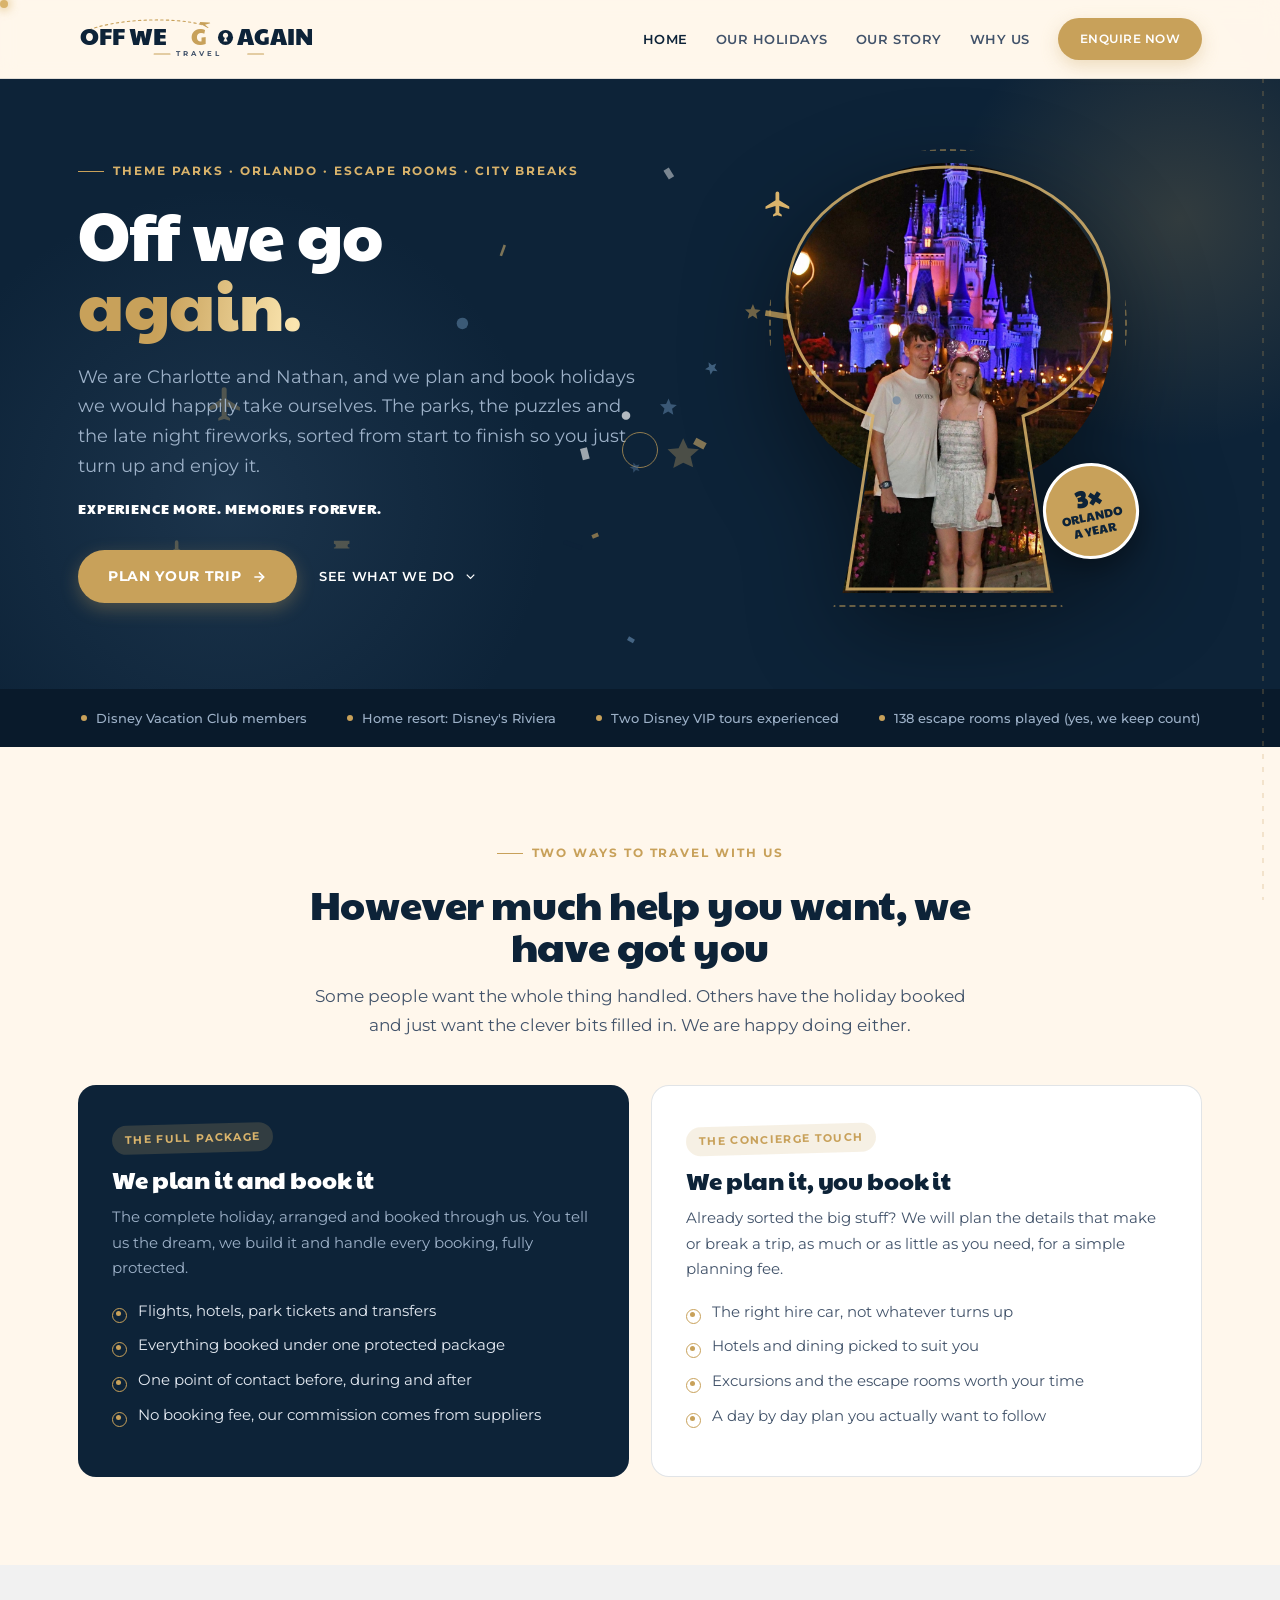
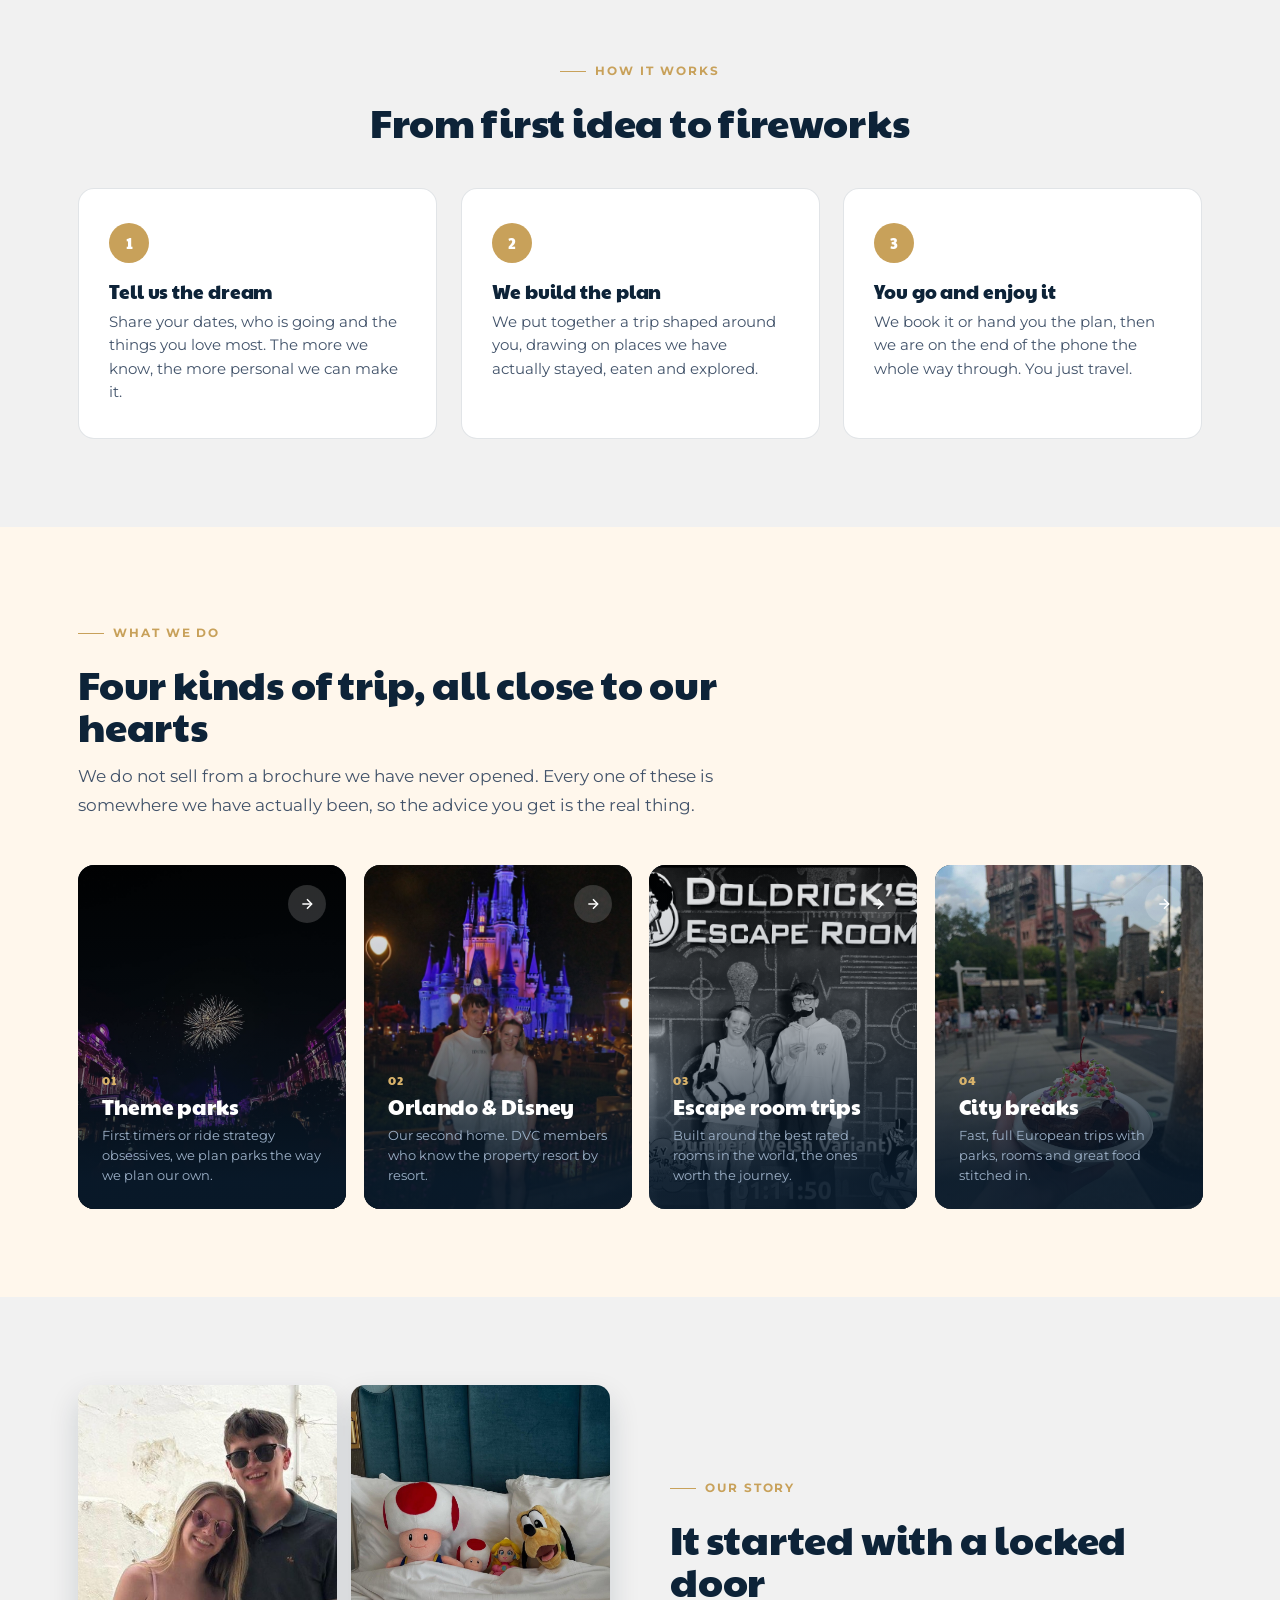
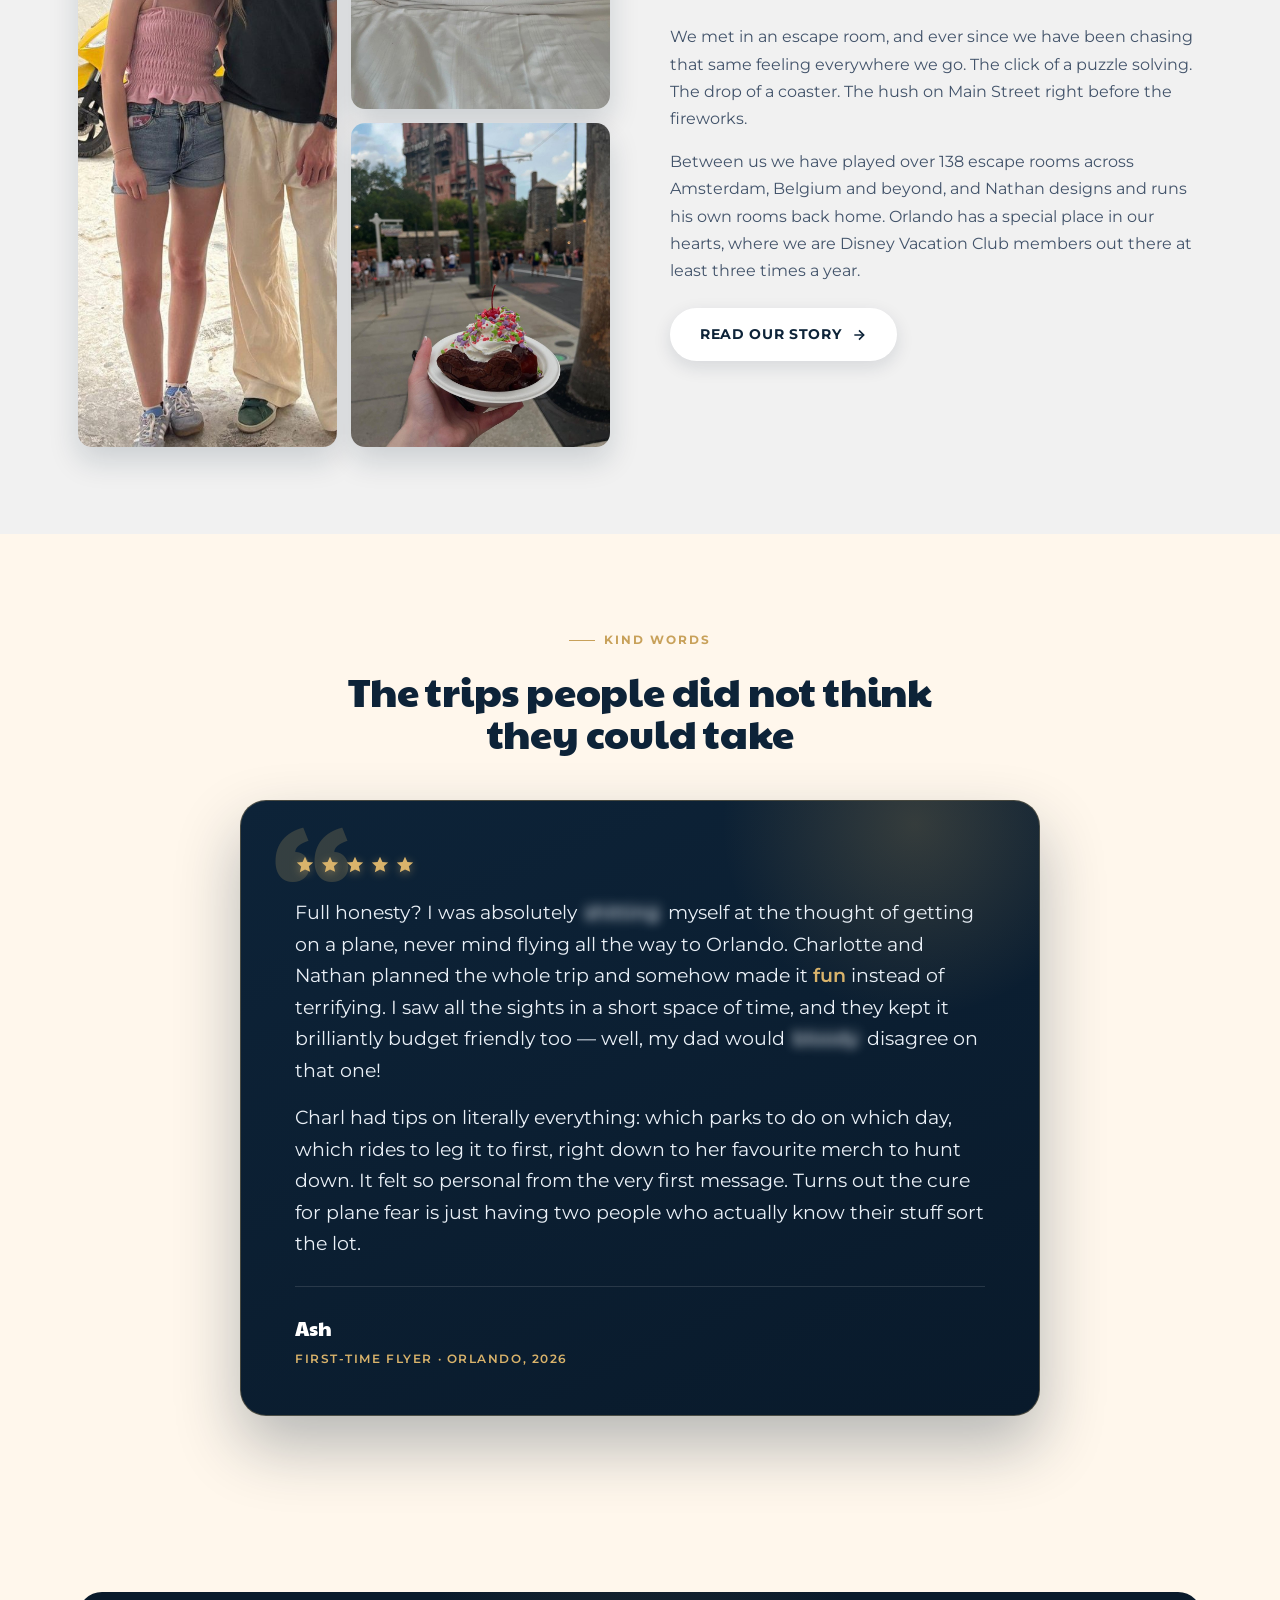
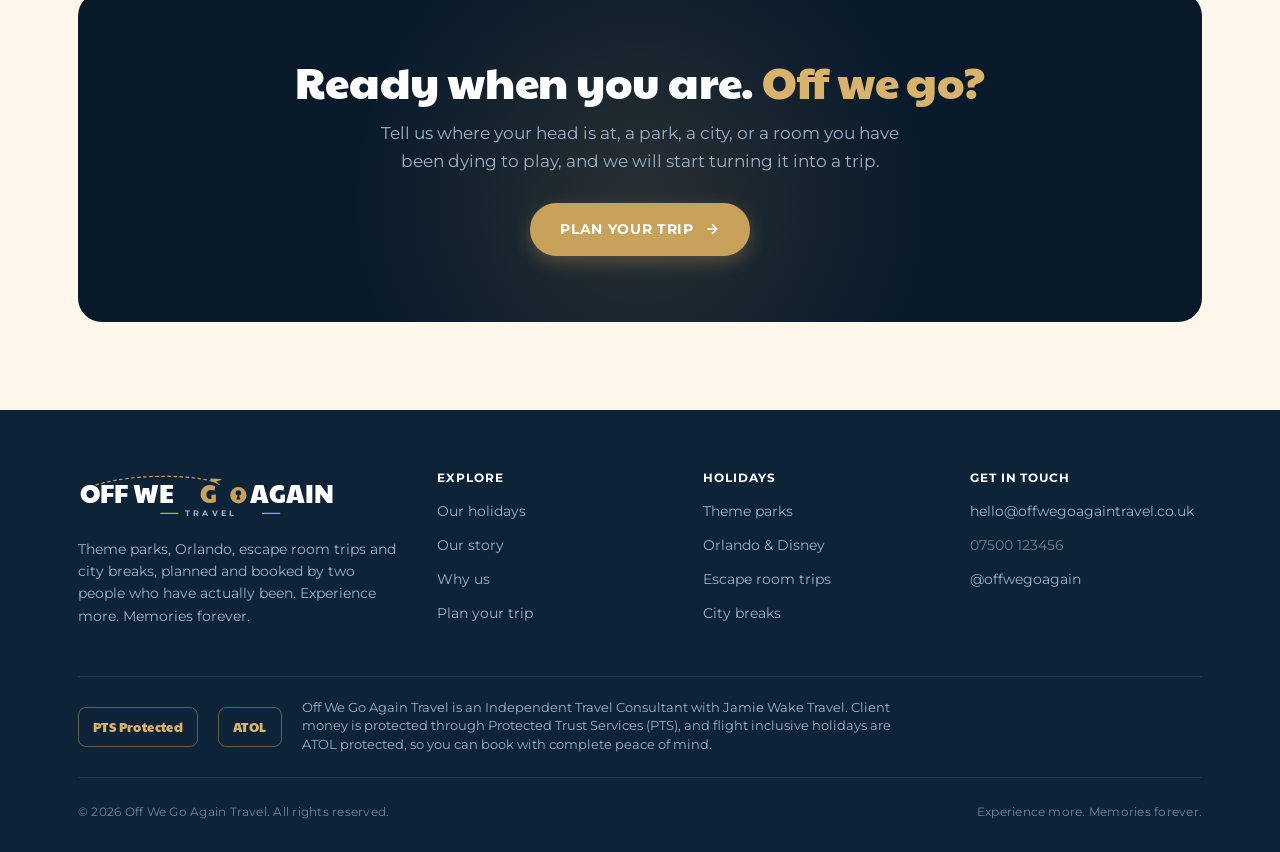
<file: index.html>
<!DOCTYPE html>
<html lang="en">
<head>
<meta charset="UTF-8">
<meta name="viewport" content="width=device-width, initial-scale=1.0">
<title>Off We Go Again Travel | Experience more. Memories forever.</title>
<meta name="description" content="Bespoke theme park, Orlando, escape room and city break holidays, planned and booked by two people who have actually been.">
<link rel="preconnect" href="https://fonts.googleapis.com">
<link rel="preconnect" href="https://fonts.gstatic.com" crossorigin>
<link href="https://fonts.googleapis.com/css2?family=Paytone+One&family=Montserrat:wght@400;500;600;700;800&family=Caveat:wght@600;700&display=swap" rel="stylesheet">
<link rel="icon" type="image/png" href="assets/favicon.png">
<link rel="stylesheet" href="assets/style.css">
</head>
<body>
<svg width="0" height="0" style="position:absolute" aria-hidden="true"><defs>
<clipPath id="keyClip" clipPathUnits="objectBoundingBox"><path d="M0.5,0 C0.78,0 1,0.17 1,0.38 C1,0.53 0.9,0.66 0.74,0.72 L0.82,1 L0.18,1 L0.26,0.72 C0.1,0.66 0,0.53 0,0.38 C0,0.17 0.22,0 0.5,0 Z"/></clipPath>
<clipPath id="keyClipWide" clipPathUnits="objectBoundingBox"><path d="M0.5,0 C0.78,0 1,0.17 1,0.38 C1,0.53 0.9,0.66 0.74,0.72 L0.82,1 L0.18,1 L0.26,0.72 C0.1,0.66 0,0.53 0,0.38 C0,0.17 0.22,0 0.5,0 Z"/></clipPath>
</defs></svg>
<header>
  <div class="wrap nav">
    <a href="index.html" aria-label="Off We Go Again Travel home"><svg class="logo-lockup" viewBox="0 0 318 58" role="img" xmlns="http://www.w3.org/2000/svg">
  <title>Off We Go Again Travel</title>
  <path class="lk-stroke" d="M8 20 C44 3, 122 1, 156 11" stroke-dasharray="3 4" stroke-linecap="round"/>
  <g transform="translate(156,2) rotate(20)"><path class="lk-gold" d="M0 6 L11 2.5 Q12 2 12.5 3 L7 7 L12.5 9 Q12 10 11 9.5 L0 8 Z" stroke="none"/></g>
  <text class="lk-word lk-navy" x="2" y="36">OFF WE</text>
  <text class="lk-word lk-gold" x="142" y="36">G</text>
  <g><circle class="lk-key-circle" cx="186" cy="27" r="9.5"/><circle class="lk-key-hole" cx="186" cy="24.3" r="3.2"/><path class="lk-key-hole" d="M186 25.8 L183.4 32 L188.6 32 Z"/></g>
  <text class="lk-word lk-navy" x="200" y="36">AGAIN</text>
  <line class="lk-stroke" x1="96" y1="48" x2="116" y2="48" stroke-linecap="round"/>
  <text class="lk-travel" x="124" y="51">TRAVEL</text>
  <line class="lk-stroke" x1="214" y1="48" x2="234" y2="48" stroke-linecap="round"/>
</svg></a>
    <nav class="navlinks">
        <a href="index.html" class="active">Home</a>
        <a href="holidays.html">Our Holidays</a>
        <a href="story.html">Our Story</a>
        <a href="why.html">Why Us</a>
        <a href="plan.html" class="btn"><span>Enquire now</span></a>
    </nav>
    <button class="burger" aria-label="Open menu">
      <svg width="26" height="26" viewBox="0 0 24 24" fill="none" stroke="currentColor" stroke-width="2"><line x1="3" y1="6" x2="21" y2="6"/><line x1="3" y1="12" x2="21" y2="12"/><line x1="3" y1="18" x2="21" y2="18"/></svg>
    </button>
  </div>
</header>
<section class="hero">
  <div class="wrap hero-grid">
    <div class="hero-copy">
      <span class="eyebrow light">Theme parks &middot; Orlando &middot; Escape rooms &middot; City breaks</span>
      <h1>Off we go<br><span class="l2">again.</span></h1>
      <p class="lede">We are Charlotte and Nathan, and we plan and book holidays we would happily take ourselves. The parks, the puzzles and the late night fireworks, sorted from start to finish so you just turn up and enjoy it.</p>
      <p class="sig-tag">Experience more. Memories forever.</p>
      <div class="hero-cta">
        <a href="plan.html" class="btn"><span>Plan your trip</span><svg class="ar" width="16" height="16" viewBox="0 0 24 24" fill="none" stroke="currentColor" stroke-width="2.4"><line x1="5" y1="12" x2="19" y2="12"/><polyline points="12 5 19 12 12 19"/></svg></a>
        <a href="holidays.html" class="btn-ghost">See what we do <svg width="15" height="15" viewBox="0 0 24 24" fill="none" stroke="currentColor" stroke-width="2"><polyline points="6 9 12 15 18 9"/></svg></a>
      </div>
    </div>
    <div class="keyhole-stage"><div class="keyhole">
      <div class="kh-ring"></div>
      <img class="photo" src="assets/castle-night.jpg" alt="Charlotte and Nathan in front of Cinderella Castle at night">
      <svg class="kh-frame" viewBox="0 0 330 430" preserveAspectRatio="none" aria-hidden="true"><path d="M165,4 C257.4,4 326,60.1 326,134.4 C326,186.9 292.5,232.9 240,253 L266,426 L64,426 L90,253 C37.5,232.9 4,186.9 4,134.4 C4,60.1 72.6,4 165,4 Z" fill="none" stroke="rgba(217,179,107,.85)" stroke-width="3"/></svg>
      <div class="plane"><svg width="30" height="30" viewBox="0 0 24 24" fill="currentColor"><path d="M21 16v-2l-8-5V3.5a1.5 1.5 0 0 0-3 0V9l-8 5v2l8-2.5V19l-2 1.5V22l3.5-1 3.5 1v-1.5L13 19v-5.5z"/></svg></div>
      <div class="passport-stamp"><b>3&times;</b>Orlando<br>a year</div>
    </div></div>
  </div>
</section>

<div class="trust"><div class="wrap">
  <span class="it"><span class="dot"></span>Disney Vacation Club members</span>
  <span class="it"><span class="dot"></span>Home resort: Disney's Riviera</span>
  <span class="it"><span class="dot"></span>Two Disney VIP tours experienced</span>
  <span class="it"><span class="dot"></span>138 escape rooms played (yes, we keep count)</span>
</div></div>

<section class="section">
  <div class="wrap">
    <div class="sec-head center">
      <span class="eyebrow">Two ways to travel with us</span>
      <h2>However much help you want, we have got you</h2>
      <p>Some people want the whole thing handled. Others have the holiday booked and just want the clever bits filled in. We are happy doing either.</p>
    </div>
    <div class="ways">
      <div class="way book">
        <span class="tag">The full package</span>
        <h3>We plan it and book it</h3>
        <p>The complete holiday, arranged and booked through us. You tell us the dream, we build it and handle every booking, fully protected.</p>
        <ul>
          <li>Flights, hotels, park tickets and transfers</li>
          <li>Everything booked under one protected package</li>
          <li>One point of contact before, during and after</li>
          <li>No booking fee, our commission comes from suppliers</li>
        </ul>
      </div>
      <div class="way plan">
        <span class="tag">The concierge touch</span>
        <h3>We plan it, you book it</h3>
        <p>Already sorted the big stuff? We will plan the details that make or break a trip, as much or as little as you need, for a simple planning fee.</p>
        <ul>
          <li>The right hire car, not whatever turns up</li>
          <li>Hotels and dining picked to suit you</li>
          <li>Excursions and the escape rooms worth your time</li>
          <li>A day by day plan you actually want to follow</li>
        </ul>
      </div>
    </div>
  </div>
</section>

<section class="section how" id="how">
  <div class="wrap">
    <div class="sec-head center">
      <span class="eyebrow">How it works</span>
      <h2>From first idea to fireworks</h2>
    </div>
    <div class="steps">
      <div class="step"><div class="sn">1</div><h3>Tell us the dream</h3><p>Share your dates, who is going and the things you love most. The more we know, the more personal we can make it.</p></div>
      <div class="step"><div class="sn">2</div><h3>We build the plan</h3><p>We put together a trip shaped around you, drawing on places we have actually stayed, eaten and explored.</p></div>
      <div class="step"><div class="sn">3</div><h3>You go and enjoy it</h3><p>We book it or hand you the plan, then we are on the end of the phone the whole way through. You just travel.</p></div>
    </div>
  </div>
</section>

<section class="section" id="holidays">
  <div class="wrap">
    <div class="sec-head">
      <span class="eyebrow">What we do</span>
      <h2>Four kinds of trip, all close to our hearts</h2>
      <p>We do not sell from a brochure we have never opened. Every one of these is somewhere we have actually been, so the advice you get is the real thing.</p>
    </div>
    <div class="dest-grid">
      <a href="holidays.html#parks" class="dest"><img src="assets/fireworks.jpg" alt="Theme parks"><div class="dest-arrow"><svg width="16" height="16" viewBox="0 0 24 24" fill="none" stroke="#fff" stroke-width="2.2"><line x1="5" y1="12" x2="19" y2="12"/><polyline points="12 5 19 12 12 19"/></svg></div><div class="dest-body"><div class="num">01</div><h3>Theme parks</h3><p>First timers or ride strategy obsessives, we plan parks the way we plan our own.</p></div></a>
      <a href="holidays.html#orlando" class="dest"><img src="assets/castle-night.jpg" alt="Orlando and Disney"><div class="dest-arrow"><svg width="16" height="16" viewBox="0 0 24 24" fill="none" stroke="#fff" stroke-width="2.2"><line x1="5" y1="12" x2="19" y2="12"/><polyline points="12 5 19 12 12 19"/></svg></div><div class="dest-body"><div class="num">02</div><h3>Orlando &amp; Disney</h3><p>Our second home. DVC members who know the property resort by resort.</p></div></a>
      <a href="holidays.html#rooms" class="dest"><img src="assets/escape-room-crazytrain.png" alt="Charlotte and Nathan at Doldrick's Escape Room"><div class="dest-arrow"><svg width="16" height="16" viewBox="0 0 24 24" fill="none" stroke="#fff" stroke-width="2.2"><line x1="5" y1="12" x2="19" y2="12"/><polyline points="12 5 19 12 12 19"/></svg></div><div class="dest-body"><div class="num">03</div><h3>Escape room trips</h3><p>Built around the best rated rooms in the world, the ones worth the journey.</p></div></a>
      <a href="holidays.html#cities" class="dest"><img src="assets/sundae.jpg" alt="City breaks"><div class="dest-arrow"><svg width="16" height="16" viewBox="0 0 24 24" fill="none" stroke="#fff" stroke-width="2.2"><line x1="5" y1="12" x2="19" y2="12"/><polyline points="12 5 19 12 12 19"/></svg></div><div class="dest-body"><div class="num">04</div><h3>City breaks</h3><p>Fast, full European trips with parks, rooms and great food stitched in.</p></div></a>
    </div>
  </div>
</section>

<section class="section story" style="background:var(--paper-2)">
  <div class="wrap story-grid">
    <div class="story-photos">
      <img class="tall" src="assets/greece.jpg" alt="Charlotte and Nathan travelling in Greece">
      <img src="assets/plushies.jpg" alt="Disney and Mario plushies tucked into a hotel bed">
      <img src="assets/sundae.jpg" alt="A dessert in front of the Tower of Terror">
    </div>
    <div class="story-text">
      <span class="eyebrow">Our story</span>
      <h2>It started with a locked door</h2>
      <p>We met in an escape room, and ever since we have been chasing that same feeling everywhere we go. The click of a puzzle solving. The drop of a coaster. The hush on Main Street right before the fireworks.</p>
      <p>Between us we have played over 138 escape rooms across Amsterdam, Belgium and beyond, and Nathan designs and runs his own rooms back home. Orlando has a special place in our hearts, where we are Disney Vacation Club members out there at least three times a year.</p>
      <a href="story.html" class="btn btn-light" style="margin-top:8px"><span>Read our story</span><svg class="ar" width="16" height="16" viewBox="0 0 24 24" fill="none" stroke="currentColor" stroke-width="2.4"><line x1="5" y1="12" x2="19" y2="12"/><polyline points="12 5 19 12 12 19"/></svg></a>
    </div>
  </div>
</section>

<section class="section testimonial-sec">
  <div class="wrap">
    <div class="sec-head center">
      <span class="eyebrow">Kind words</span>
      <h2>The trips people did not think they could take</h2>
    </div>
    <figure class="testimonial-card">
      <div class="testi-glow" aria-hidden="true"></div>
      <div class="quote-mark" aria-hidden="true">&ldquo;</div>
      <div class="stars" role="img" aria-label="Rated five out of five">
        <svg width="20" height="20" viewBox="0 0 24 24" fill="currentColor"><path d="M12 2l2.9 6.3 6.9.6-5.2 4.5 1.6 6.7L12 17.3 5.8 20.6l1.6-6.7L2.2 8.9l6.9-.6z"/></svg>
        <svg width="20" height="20" viewBox="0 0 24 24" fill="currentColor"><path d="M12 2l2.9 6.3 6.9.6-5.2 4.5 1.6 6.7L12 17.3 5.8 20.6l1.6-6.7L2.2 8.9l6.9-.6z"/></svg>
        <svg width="20" height="20" viewBox="0 0 24 24" fill="currentColor"><path d="M12 2l2.9 6.3 6.9.6-5.2 4.5 1.6 6.7L12 17.3 5.8 20.6l1.6-6.7L2.2 8.9l6.9-.6z"/></svg>
        <svg width="20" height="20" viewBox="0 0 24 24" fill="currentColor"><path d="M12 2l2.9 6.3 6.9.6-5.2 4.5 1.6 6.7L12 17.3 5.8 20.6l1.6-6.7L2.2 8.9l6.9-.6z"/></svg>
        <svg width="20" height="20" viewBox="0 0 24 24" fill="currentColor"><path d="M12 2l2.9 6.3 6.9.6-5.2 4.5 1.6 6.7L12 17.3 5.8 20.6l1.6-6.7L2.2 8.9l6.9-.6z"/></svg>
      </div>
      <blockquote>
        <p>Full honesty? I was absolutely <span class="bleep" title="you can probably guess">shitting</span> myself at the thought of getting on a plane, never mind flying all the way to Orlando. Charlotte and Nathan planned the whole trip and somehow made it <em>fun</em> instead of terrifying. I saw all the sights in a short space of time, and they kept it brilliantly budget friendly too &mdash; well, my dad would <span class="bleep" title="ask my dad">bloody</span> disagree on that one!</p>
        <p>Charl had tips on literally everything: which parks to do on which day, which rides to leg it to first, right down to her favourite merch to hunt down. It felt so personal from the very first message. Turns out the cure for plane fear is just having two people who actually know their stuff sort the lot.</p>
      </blockquote>
      <figcaption>
        <span class="who">Ash</span>
        <span class="role">First-time flyer &middot; Orlando, 2026</span>
      </figcaption>
    </figure>
  </div>
</section>

<section class="section"><div class="wrap"><div class="cta-band">
  <h2>Ready when you are. <em>Off we go?</em></h2>
  <p>Tell us where your head is at, a park, a city, or a room you have been dying to play, and we will start turning it into a trip.</p>
  <a href="plan.html" class="btn"><span>Plan your trip</span><svg class="ar" width="16" height="16" viewBox="0 0 24 24" fill="none" stroke="currentColor" stroke-width="2.4"><line x1="5" y1="12" x2="19" y2="12"/><polyline points="12 5 19 12 12 19"/></svg></a>
</div></div></section>
<footer>
  <div class="wrap">
    <div class="foot-grid">
      <div class="foot-brand">
        <svg class="logo-lockup" viewBox="0 0 318 58" role="img" xmlns="http://www.w3.org/2000/svg">
  <title>Off We Go Again Travel</title>
  <path class="lk-stroke" d="M8 20 C44 3, 122 1, 156 11" stroke-dasharray="3 4" stroke-linecap="round"/>
  <g transform="translate(156,2) rotate(20)"><path class="lk-gold" d="M0 6 L11 2.5 Q12 2 12.5 3 L7 7 L12.5 9 Q12 10 11 9.5 L0 8 Z" stroke="none"/></g>
  <text class="lk-word lk-navy" x="2" y="36">OFF WE</text>
  <text class="lk-word lk-gold" x="142" y="36">G</text>
  <g><circle class="lk-key-circle" cx="186" cy="27" r="9.5"/><circle class="lk-key-hole" cx="186" cy="24.3" r="3.2"/><path class="lk-key-hole" d="M186 25.8 L183.4 32 L188.6 32 Z"/></g>
  <text class="lk-word lk-navy" x="200" y="36">AGAIN</text>
  <line class="lk-stroke" x1="96" y1="48" x2="116" y2="48" stroke-linecap="round"/>
  <text class="lk-travel" x="124" y="51">TRAVEL</text>
  <line class="lk-stroke" x1="214" y1="48" x2="234" y2="48" stroke-linecap="round"/>
</svg>
        <p>Theme parks, Orlando, escape room trips and city breaks, planned and booked by two people who have actually been. Experience more. Memories forever.</p>
      </div>
      <div>
        <h4>Explore</h4>
        <ul>
          <li><a href="holidays.html">Our holidays</a></li>
          <li><a href="story.html">Our story</a></li>
          <li><a href="why.html">Why us</a></li>
          <li><a href="plan.html">Plan your trip</a></li>
        </ul>
      </div>
      <div>
        <h4>Holidays</h4>
        <ul>
          <li><a href="holidays.html#parks">Theme parks</a></li>
          <li><a href="holidays.html#orlando">Orlando &amp; Disney</a></li>
          <li><a href="holidays.html#rooms">Escape room trips</a></li>
          <li><a href="holidays.html#cities">City breaks</a></li>
        </ul>
      </div>
      <div>
        <h4>Get in touch</h4>
        <ul>
          <li><a href="mailto:hello@offwegoagaintravel.co.uk">hello@offwegoagaintravel.co.uk</a></li>
          <li class="ph">07500 123456</li>
          <li><a href="#">@offwegoagain</a></li>
        </ul>
      </div>
    </div>
    <div class="foot-protect">
      <span class="badge">PTS Protected</span>
      <span class="badge">ATOL</span>
      <span class="pt">Off We Go Again Travel is an Independent Travel Consultant with Jamie Wake Travel. Client money is protected through Protected Trust Services (PTS), and flight inclusive holidays are ATOL protected, so you can book with complete peace of mind.</span>
    </div>
    <div class="foot-bottom">
      <span>&copy; 2026 Off We Go Again Travel. All rights reserved.</span>
      <span>Experience more. Memories forever.</span>
    </div>
  </div>
</footer>
<script src="assets/main.js" defer></script>

</body>
</html>
</file>
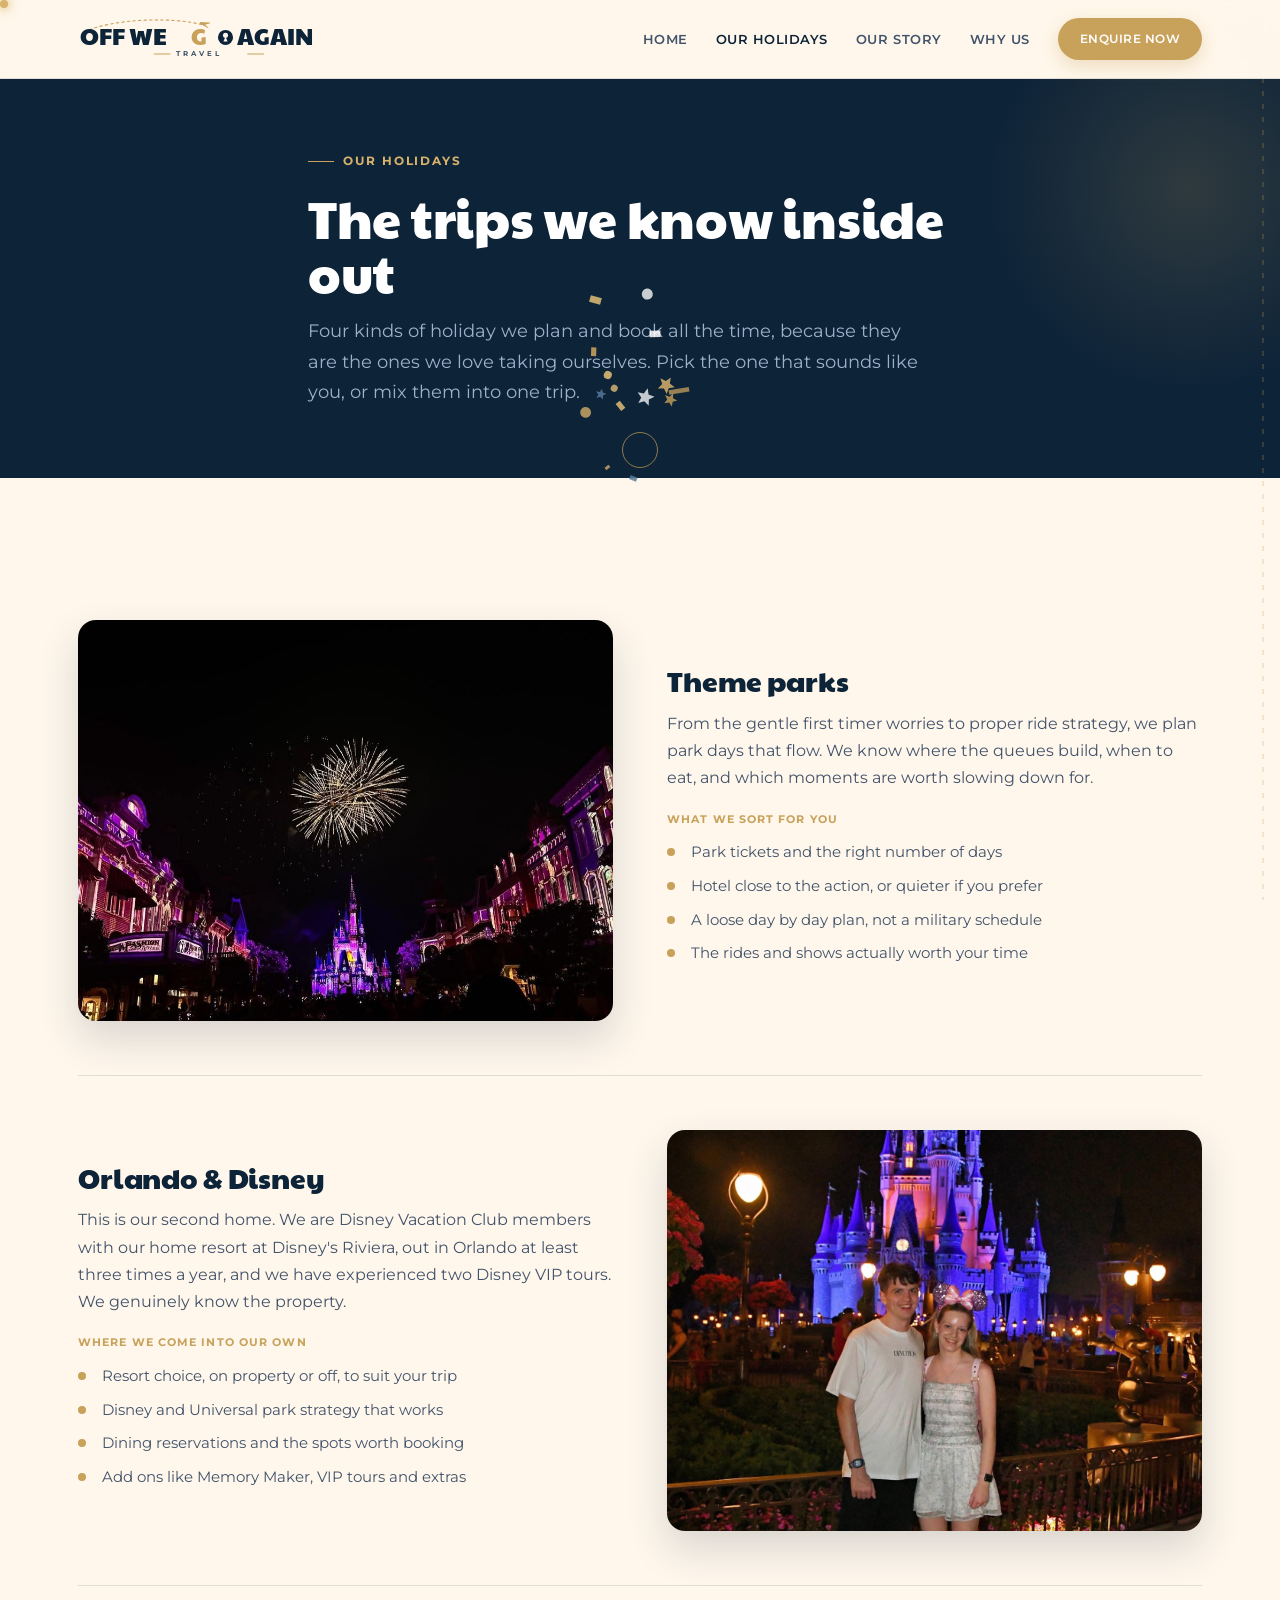
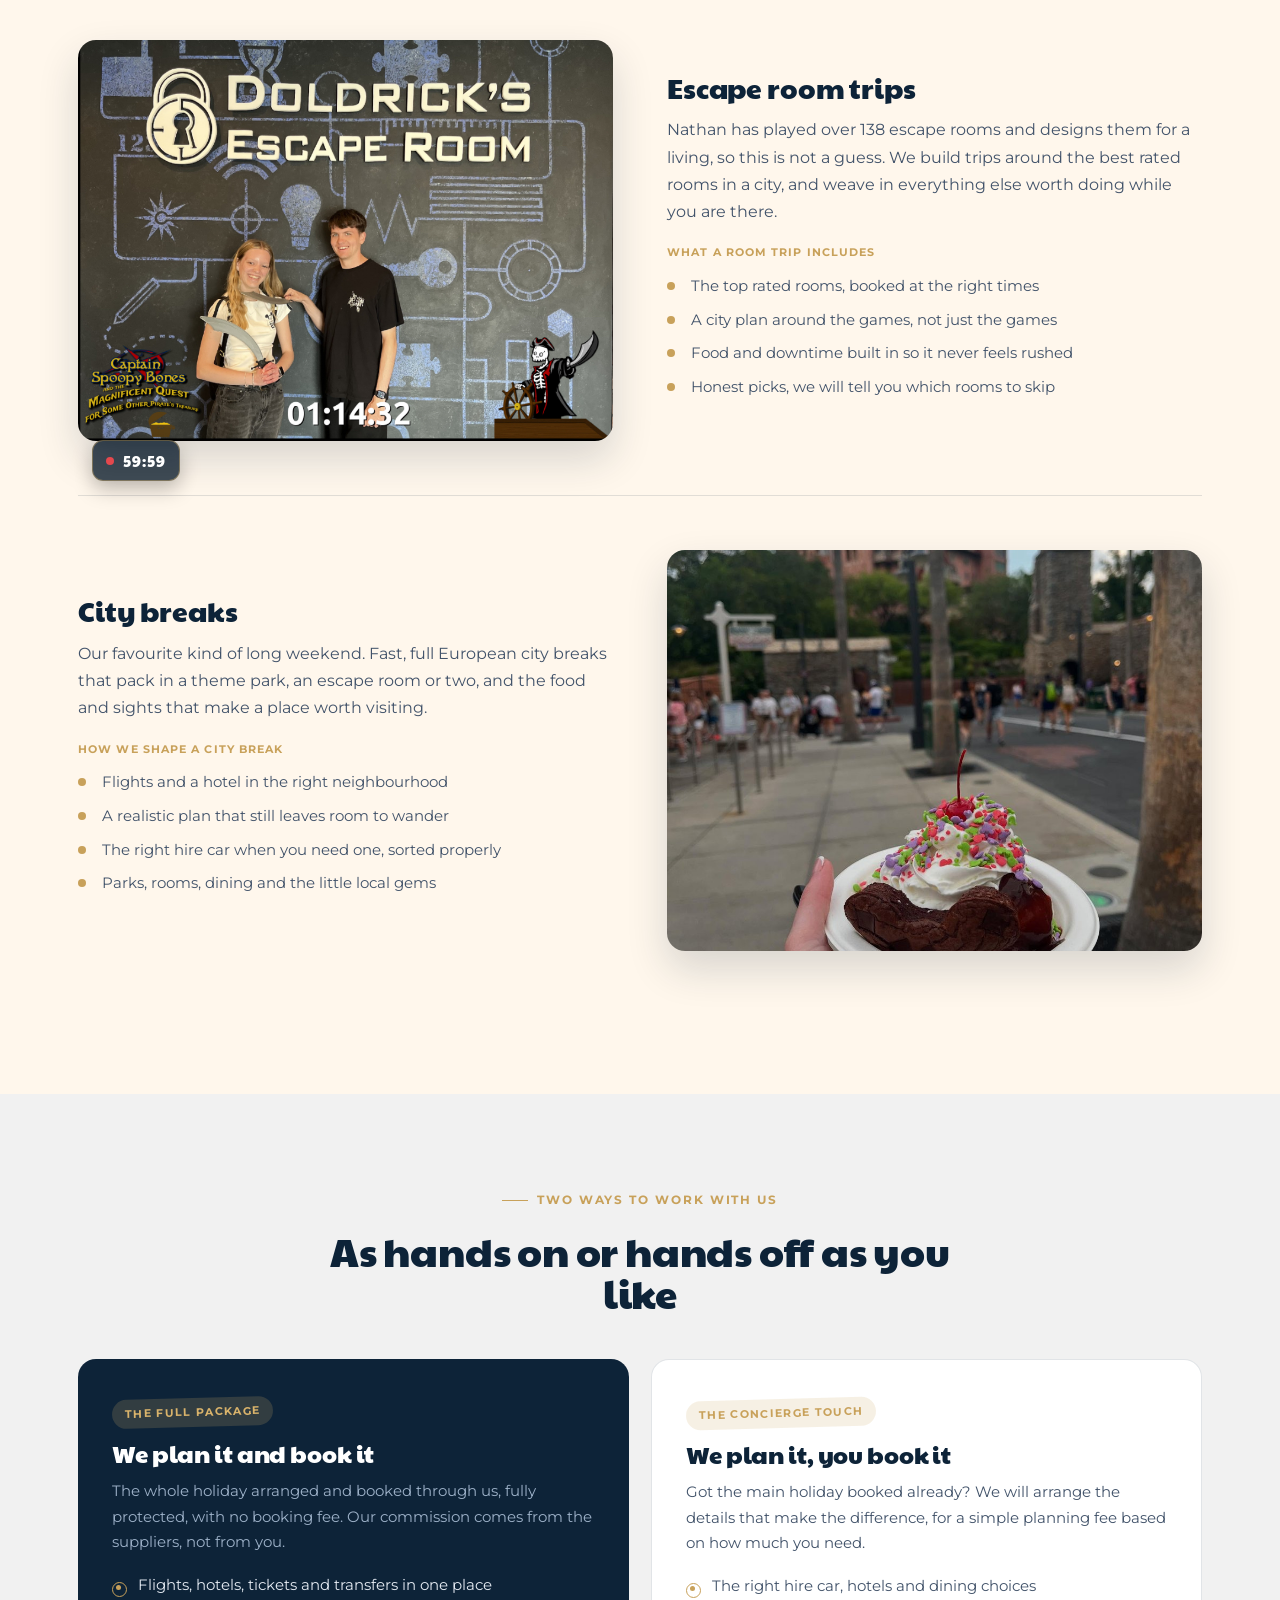
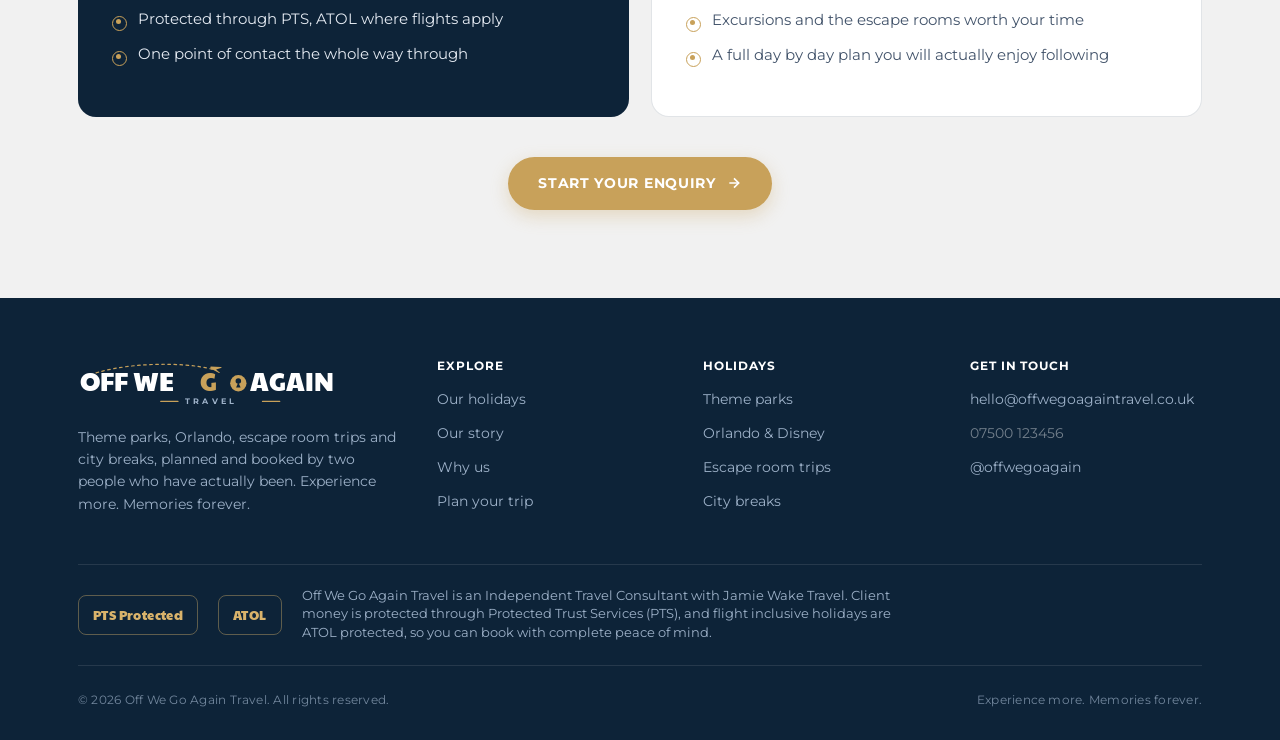
<file: holidays.html>
<!DOCTYPE html>
<html lang="en">
<head>
<meta charset="UTF-8">
<meta name="viewport" content="width=device-width, initial-scale=1.0">
<title>Our Holidays | Off We Go Again Travel</title>
<meta name="description" content="Theme parks, Orlando and Disney, escape room trips and European city breaks, planned around you.">
<link rel="preconnect" href="https://fonts.googleapis.com">
<link rel="preconnect" href="https://fonts.gstatic.com" crossorigin>
<link href="https://fonts.googleapis.com/css2?family=Paytone+One&family=Montserrat:wght@400;500;600;700;800&family=Caveat:wght@600;700&display=swap" rel="stylesheet">
<link rel="icon" type="image/png" href="assets/favicon.png">
<link rel="stylesheet" href="assets/style.css">
</head>
<body>
<svg width="0" height="0" style="position:absolute" aria-hidden="true"><defs>
<clipPath id="keyClip" clipPathUnits="objectBoundingBox"><path d="M0.5,0 C0.78,0 1,0.17 1,0.38 C1,0.53 0.9,0.66 0.74,0.72 L0.82,1 L0.18,1 L0.26,0.72 C0.1,0.66 0,0.53 0,0.38 C0,0.17 0.22,0 0.5,0 Z"/></clipPath>
<clipPath id="keyClipWide" clipPathUnits="objectBoundingBox"><path d="M0.5,0 C0.78,0 1,0.17 1,0.38 C1,0.53 0.9,0.66 0.74,0.72 L0.82,1 L0.18,1 L0.26,0.72 C0.1,0.66 0,0.53 0,0.38 C0,0.17 0.22,0 0.5,0 Z"/></clipPath>
</defs></svg>
<header>
  <div class="wrap nav">
    <a href="index.html" aria-label="Off We Go Again Travel home"><svg class="logo-lockup" viewBox="0 0 318 58" role="img" xmlns="http://www.w3.org/2000/svg">
  <title>Off We Go Again Travel</title>
  <path class="lk-stroke" d="M8 20 C44 3, 122 1, 156 11" stroke-dasharray="3 4" stroke-linecap="round"/>
  <g transform="translate(156,2) rotate(20)"><path class="lk-gold" d="M0 6 L11 2.5 Q12 2 12.5 3 L7 7 L12.5 9 Q12 10 11 9.5 L0 8 Z" stroke="none"/></g>
  <text class="lk-word lk-navy" x="2" y="36">OFF WE</text>
  <text class="lk-word lk-gold" x="142" y="36">G</text>
  <g><circle class="lk-key-circle" cx="186" cy="27" r="9.5"/><circle class="lk-key-hole" cx="186" cy="24.3" r="3.2"/><path class="lk-key-hole" d="M186 25.8 L183.4 32 L188.6 32 Z"/></g>
  <text class="lk-word lk-navy" x="200" y="36">AGAIN</text>
  <line class="lk-stroke" x1="96" y1="48" x2="116" y2="48" stroke-linecap="round"/>
  <text class="lk-travel" x="124" y="51">TRAVEL</text>
  <line class="lk-stroke" x1="214" y1="48" x2="234" y2="48" stroke-linecap="round"/>
</svg></a>
    <nav class="navlinks">
        <a href="index.html">Home</a>
        <a href="holidays.html" class="active">Our Holidays</a>
        <a href="story.html">Our Story</a>
        <a href="why.html">Why Us</a>
        <a href="plan.html" class="btn"><span>Enquire now</span></a>
    </nav>
    <button class="burger" aria-label="Open menu">
      <svg width="26" height="26" viewBox="0 0 24 24" fill="none" stroke="currentColor" stroke-width="2"><line x1="3" y1="6" x2="21" y2="6"/><line x1="3" y1="12" x2="21" y2="12"/><line x1="3" y1="18" x2="21" y2="18"/></svg>
    </button>
  </div>
</header>
<section class="page-hero"><div class="wrap inner">
  <span class="eyebrow light">Our holidays</span>
  <h1>The trips we know inside out</h1>
  <p>Four kinds of holiday we plan and book all the time, because they are the ones we love taking ourselves. Pick the one that sounds like you, or mix them into one trip.</p>
</div></section>

<section class="section"><div class="wrap">
  <div class="offer" id="parks"><div class="offer-media"><img src="assets/fireworks.jpg" alt="Fireworks over a theme park at night"></div><div class="offer-text">
      <h3>Theme parks</h3>
      <p class="lead">From the gentle first timer worries to proper ride strategy, we plan park days that flow. We know where the queues build, when to eat, and which moments are worth slowing down for.</p>
      <div class="incl">What we sort for you</div>
      <ul><li>Park tickets and the right number of days</li><li>Hotel close to the action, or quieter if you prefer</li><li>A loose day by day plan, not a military schedule</li><li>The rides and shows actually worth your time</li></ul>
    </div></div>
  <div class="offer flip" id="orlando"><div class="offer-text">
      <h3>Orlando &amp; Disney</h3>
      <p class="lead">This is our second home. We are Disney Vacation Club members with our home resort at Disney's Riviera, out in Orlando at least three times a year, and we have experienced two Disney VIP tours. We genuinely know the property.</p>
      <div class="incl">Where we come into our own</div>
      <ul><li>Resort choice, on property or off, to suit your trip</li><li>Disney and Universal park strategy that works</li><li>Dining reservations and the spots worth booking</li><li>Add ons like Memory Maker, VIP tours and extras</li></ul>
    </div><div class="offer-media"><img src="assets/castle-night.jpg" alt="Cinderella Castle lit up at night"></div></div>
  <div class="offer" id="rooms"><div class="offer-media"><img src="assets/escape-room-pirate.png" alt="Charlotte and Nathan with cutlasses at Doldrick's Escape Room after a pirate-themed game"></div><div class="offer-text">
      <h3>Escape room trips</h3>
      <p class="lead">Nathan has played over 138 escape rooms and designs them for a living, so this is not a guess. We build trips around the best rated rooms in a city, and weave in everything else worth doing while you are there.</p>
      <div class="incl">What a room trip includes</div>
      <ul><li>The top rated rooms, booked at the right times</li><li>A city plan around the games, not just the games</li><li>Food and downtime built in so it never feels rushed</li><li>Honest picks, we will tell you which rooms to skip</li></ul>
    </div></div>
  <div class="offer flip" id="cities"><div class="offer-text">
      <h3>City breaks</h3>
      <p class="lead">Our favourite kind of long weekend. Fast, full European city breaks that pack in a theme park, an escape room or two, and the food and sights that make a place worth visiting.</p>
      <div class="incl">How we shape a city break</div>
      <ul><li>Flights and a hotel in the right neighbourhood</li><li>A realistic plan that still leaves room to wander</li><li>The right hire car when you need one, sorted properly</li><li>Parks, rooms, dining and the little local gems</li></ul>
    </div><div class="offer-media"><img src="assets/sundae.jpg" alt="A dessert held up in a theme park"></div></div>
</div></section>

<section class="section how"><div class="wrap">
  <div class="sec-head center">
    <span class="eyebrow">Two ways to work with us</span>
    <h2>As hands on or hands off as you like</h2>
  </div>
  <div class="ways">
    <div class="way book">
      <span class="tag">The full package</span>
      <h3>We plan it and book it</h3>
      <p>The whole holiday arranged and booked through us, fully protected, with no booking fee. Our commission comes from the suppliers, not from you.</p>
      <ul><li>Flights, hotels, tickets and transfers in one place</li><li>Protected through PTS, ATOL where flights apply</li><li>One point of contact the whole way through</li></ul>
    </div>
    <div class="way plan">
      <span class="tag">The concierge touch</span>
      <h3>We plan it, you book it</h3>
      <p>Got the main holiday booked already? We will arrange the details that make the difference, for a simple planning fee based on how much you need.</p>
      <ul><li>The right hire car, hotels and dining choices</li><li>Excursions and the escape rooms worth your time</li><li>A full day by day plan you will actually enjoy following</li></ul>
    </div>
  </div>
  <div style="text-align:center;margin-top:40px"><a href="plan.html" class="btn"><span>Start your enquiry</span><svg class="ar" width="16" height="16" viewBox="0 0 24 24" fill="none" stroke="currentColor" stroke-width="2.4"><line x1="5" y1="12" x2="19" y2="12"/><polyline points="12 5 19 12 12 19"/></svg></a></div>
</div></section>
<footer>
  <div class="wrap">
    <div class="foot-grid">
      <div class="foot-brand">
        <svg class="logo-lockup" viewBox="0 0 318 58" role="img" xmlns="http://www.w3.org/2000/svg">
  <title>Off We Go Again Travel</title>
  <path class="lk-stroke" d="M8 20 C44 3, 122 1, 156 11" stroke-dasharray="3 4" stroke-linecap="round"/>
  <g transform="translate(156,2) rotate(20)"><path class="lk-gold" d="M0 6 L11 2.5 Q12 2 12.5 3 L7 7 L12.5 9 Q12 10 11 9.5 L0 8 Z" stroke="none"/></g>
  <text class="lk-word lk-navy" x="2" y="36">OFF WE</text>
  <text class="lk-word lk-gold" x="142" y="36">G</text>
  <g><circle class="lk-key-circle" cx="186" cy="27" r="9.5"/><circle class="lk-key-hole" cx="186" cy="24.3" r="3.2"/><path class="lk-key-hole" d="M186 25.8 L183.4 32 L188.6 32 Z"/></g>
  <text class="lk-word lk-navy" x="200" y="36">AGAIN</text>
  <line class="lk-stroke" x1="96" y1="48" x2="116" y2="48" stroke-linecap="round"/>
  <text class="lk-travel" x="124" y="51">TRAVEL</text>
  <line class="lk-stroke" x1="214" y1="48" x2="234" y2="48" stroke-linecap="round"/>
</svg>
        <p>Theme parks, Orlando, escape room trips and city breaks, planned and booked by two people who have actually been. Experience more. Memories forever.</p>
      </div>
      <div>
        <h4>Explore</h4>
        <ul>
          <li><a href="holidays.html">Our holidays</a></li>
          <li><a href="story.html">Our story</a></li>
          <li><a href="why.html">Why us</a></li>
          <li><a href="plan.html">Plan your trip</a></li>
        </ul>
      </div>
      <div>
        <h4>Holidays</h4>
        <ul>
          <li><a href="holidays.html#parks">Theme parks</a></li>
          <li><a href="holidays.html#orlando">Orlando &amp; Disney</a></li>
          <li><a href="holidays.html#rooms">Escape room trips</a></li>
          <li><a href="holidays.html#cities">City breaks</a></li>
        </ul>
      </div>
      <div>
        <h4>Get in touch</h4>
        <ul>
          <li><a href="mailto:hello@offwegoagaintravel.co.uk">hello@offwegoagaintravel.co.uk</a></li>
          <li class="ph">07500 123456</li>
          <li><a href="#">@offwegoagain</a></li>
        </ul>
      </div>
    </div>
    <div class="foot-protect">
      <span class="badge">PTS Protected</span>
      <span class="badge">ATOL</span>
      <span class="pt">Off We Go Again Travel is an Independent Travel Consultant with Jamie Wake Travel. Client money is protected through Protected Trust Services (PTS), and flight inclusive holidays are ATOL protected, so you can book with complete peace of mind.</span>
    </div>
    <div class="foot-bottom">
      <span>&copy; 2026 Off We Go Again Travel. All rights reserved.</span>
      <span>Experience more. Memories forever.</span>
    </div>
  </div>
</footer>
<script src="assets/main.js" defer></script>

</body>
</html>
</file>
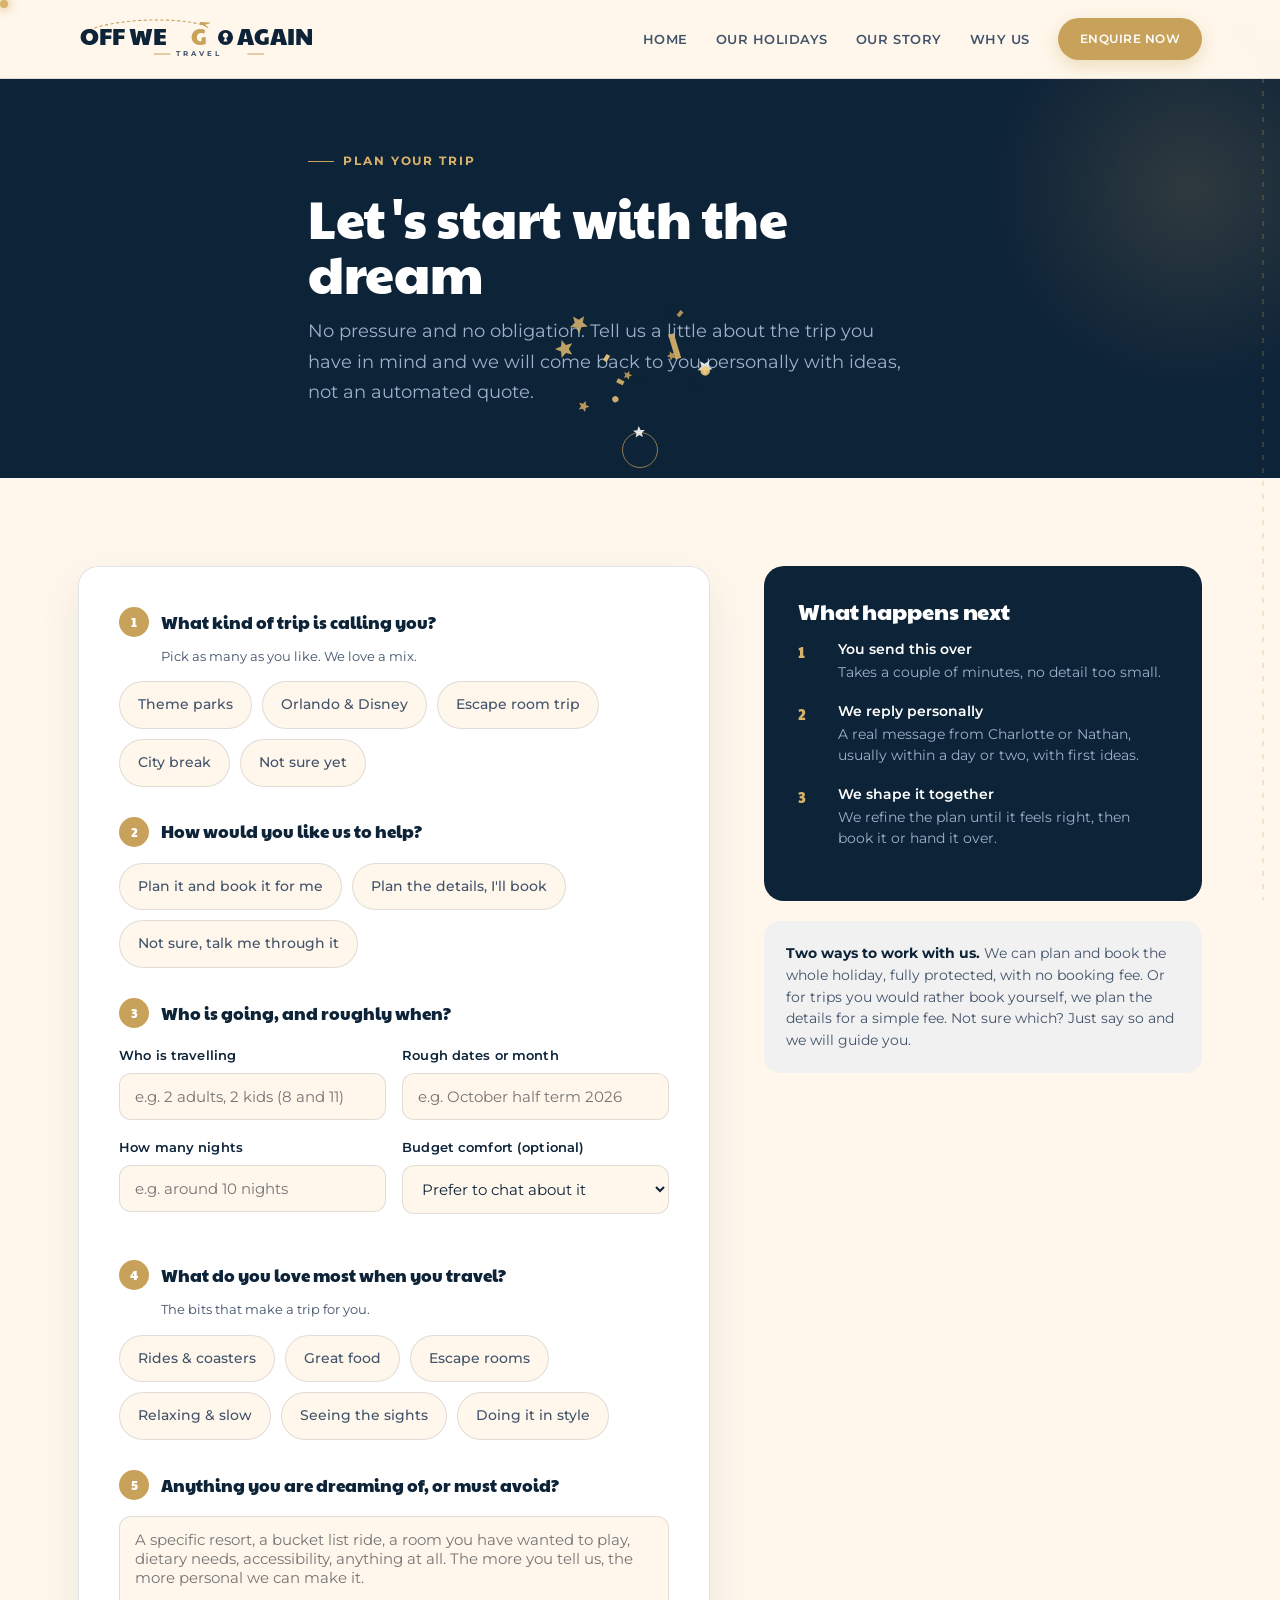
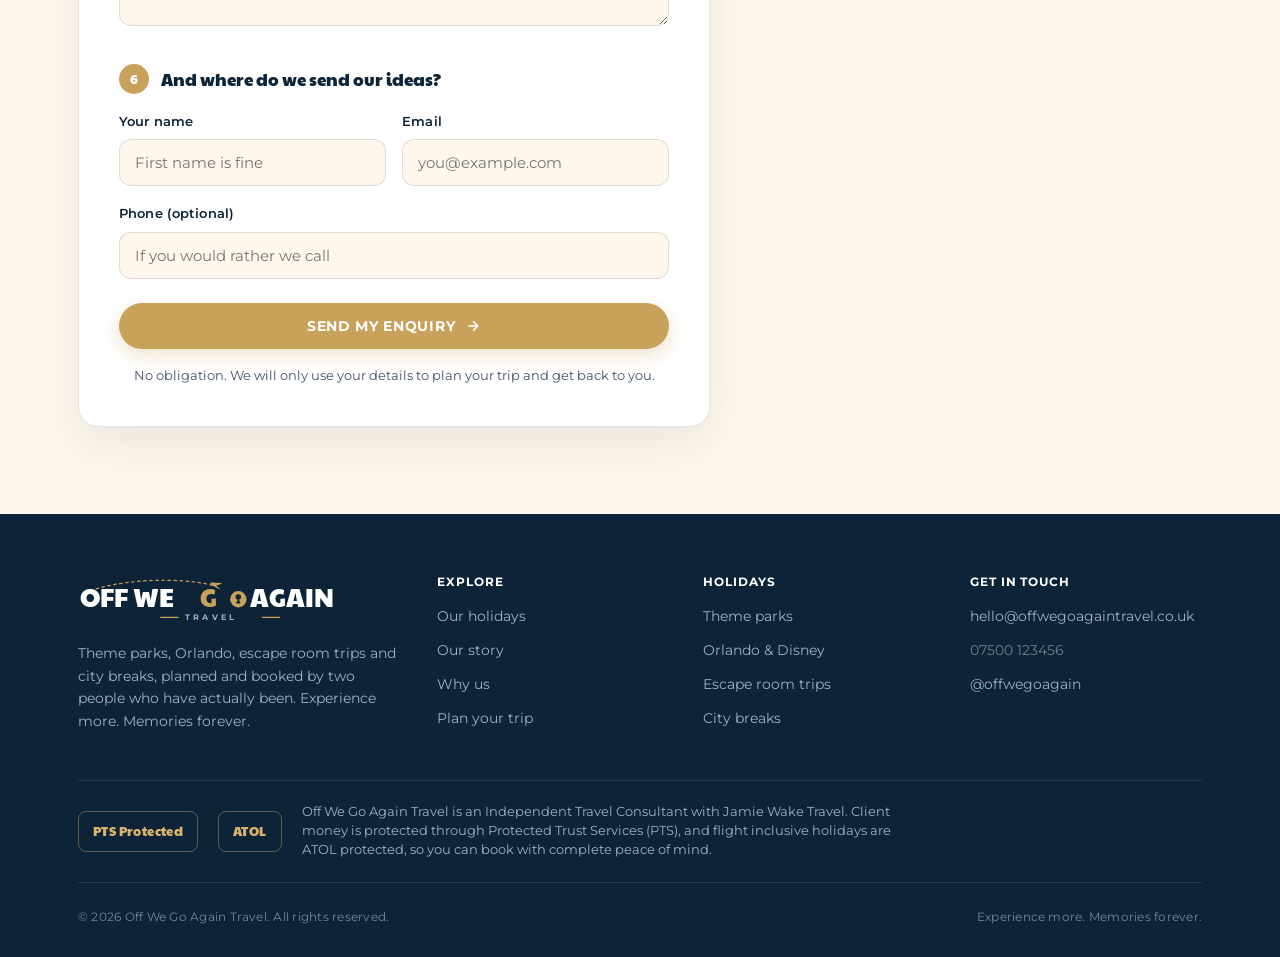
<file: plan.html>
<!DOCTYPE html>
<html lang="en">
<head>
<meta charset="UTF-8">
<meta name="viewport" content="width=device-width, initial-scale=1.0">
<title>Plan Your Trip | Off We Go Again Travel</title>
<meta name="description" content="Tell us about the trip you have in mind and we will come back to you personally with ideas.">
<link rel="preconnect" href="https://fonts.googleapis.com">
<link rel="preconnect" href="https://fonts.gstatic.com" crossorigin>
<link href="https://fonts.googleapis.com/css2?family=Paytone+One&family=Montserrat:wght@400;500;600;700;800&family=Caveat:wght@600;700&display=swap" rel="stylesheet">
<link rel="icon" type="image/png" href="assets/favicon.png">
<link rel="stylesheet" href="assets/style.css">
</head>
<body>
<svg width="0" height="0" style="position:absolute" aria-hidden="true"><defs>
<clipPath id="keyClip" clipPathUnits="objectBoundingBox"><path d="M0.5,0 C0.78,0 1,0.17 1,0.38 C1,0.53 0.9,0.66 0.74,0.72 L0.82,1 L0.18,1 L0.26,0.72 C0.1,0.66 0,0.53 0,0.38 C0,0.17 0.22,0 0.5,0 Z"/></clipPath>
<clipPath id="keyClipWide" clipPathUnits="objectBoundingBox"><path d="M0.5,0 C0.78,0 1,0.17 1,0.38 C1,0.53 0.9,0.66 0.74,0.72 L0.82,1 L0.18,1 L0.26,0.72 C0.1,0.66 0,0.53 0,0.38 C0,0.17 0.22,0 0.5,0 Z"/></clipPath>
</defs></svg>
<header>
  <div class="wrap nav">
    <a href="index.html" aria-label="Off We Go Again Travel home"><svg class="logo-lockup" viewBox="0 0 318 58" role="img" xmlns="http://www.w3.org/2000/svg">
  <title>Off We Go Again Travel</title>
  <path class="lk-stroke" d="M8 20 C44 3, 122 1, 156 11" stroke-dasharray="3 4" stroke-linecap="round"/>
  <g transform="translate(156,2) rotate(20)"><path class="lk-gold" d="M0 6 L11 2.5 Q12 2 12.5 3 L7 7 L12.5 9 Q12 10 11 9.5 L0 8 Z" stroke="none"/></g>
  <text class="lk-word lk-navy" x="2" y="36">OFF WE</text>
  <text class="lk-word lk-gold" x="142" y="36">G</text>
  <g><circle class="lk-key-circle" cx="186" cy="27" r="9.5"/><circle class="lk-key-hole" cx="186" cy="24.3" r="3.2"/><path class="lk-key-hole" d="M186 25.8 L183.4 32 L188.6 32 Z"/></g>
  <text class="lk-word lk-navy" x="200" y="36">AGAIN</text>
  <line class="lk-stroke" x1="96" y1="48" x2="116" y2="48" stroke-linecap="round"/>
  <text class="lk-travel" x="124" y="51">TRAVEL</text>
  <line class="lk-stroke" x1="214" y1="48" x2="234" y2="48" stroke-linecap="round"/>
</svg></a>
    <nav class="navlinks">
        <a href="index.html">Home</a>
        <a href="holidays.html">Our Holidays</a>
        <a href="story.html">Our Story</a>
        <a href="why.html">Why Us</a>
        <a href="plan.html" class="btn"><span>Enquire now</span></a>
    </nav>
    <button class="burger" aria-label="Open menu">
      <svg width="26" height="26" viewBox="0 0 24 24" fill="none" stroke="currentColor" stroke-width="2"><line x1="3" y1="6" x2="21" y2="6"/><line x1="3" y1="12" x2="21" y2="12"/><line x1="3" y1="18" x2="21" y2="18"/></svg>
    </button>
  </div>
</header>
<section class="page-hero"><div class="wrap inner">
  <span class="eyebrow light">Plan your trip</span>
  <h1>Let's start with the dream</h1>
  <p>No pressure and no obligation. Tell us a little about the trip you have in mind and we will come back to you personally with ideas, not an automated quote.</p>
</div></section>

<section class="section"><div class="wrap">
  <div class="form-wrap">
    <div class="form-card">
      <form action="https://formspree.io/f/your-form-id" method="POST">
        <div class="fstep">
          <div class="fs-label"><span class="fs-num">1</span><span class="fs-q">What kind of trip is calling you?</span></div>
          <div class="fs-hint">Pick as many as you like. We love a mix.</div>
          <div class="chips"><label class="chip"><input type="checkbox" name="trip_type" value="Theme parks"><span>Theme parks</span></label><label class="chip"><input type="checkbox" name="trip_type" value="Orlando &amp; Disney"><span>Orlando &amp; Disney</span></label><label class="chip"><input type="checkbox" name="trip_type" value="Escape room trip"><span>Escape room trip</span></label><label class="chip"><input type="checkbox" name="trip_type" value="City break"><span>City break</span></label><label class="chip"><input type="checkbox" name="trip_type" value="Not sure yet"><span>Not sure yet</span></label></div>
        </div>

        <div class="fstep">
          <div class="fs-label"><span class="fs-num">2</span><span class="fs-q">How would you like us to help?</span></div>
          <div class="chips"><label class="chip"><input type="checkbox" name="help_type" value="Plan it and book it for me"><span>Plan it and book it for me</span></label><label class="chip"><input type="checkbox" name="help_type" value="Plan the details, I'll book"><span>Plan the details, I'll book</span></label><label class="chip"><input type="checkbox" name="help_type" value="Not sure, talk me through it"><span>Not sure, talk me through it</span></label></div>
        </div>

        <div class="fstep">
          <div class="fs-label"><span class="fs-num">3</span><span class="fs-q">Who is going, and roughly when?</span></div>
          <div class="frow">
            <div class="field"><label for="travellers">Who is travelling</label><input id="travellers" name="travellers" placeholder="e.g. 2 adults, 2 kids (8 and 11)"></div>
            <div class="field"><label for="dates">Rough dates or month</label><input id="dates" name="dates" placeholder="e.g. October half term 2026"></div>
          </div>
          <div class="frow">
            <div class="field"><label for="nights">How many nights</label><input id="nights" name="nights" placeholder="e.g. around 10 nights"></div>
            <div class="field"><label for="budget">Budget comfort (optional)</label>
              <select id="budget" name="budget">
                <option value="">Prefer to chat about it</option>
                <option>Keep it sensible</option>
                <option>Comfortable, treat ourselves a little</option>
                <option>Go big, this is a special one</option>
              </select>
            </div>
          </div>
        </div>

        <div class="fstep">
          <div class="fs-label"><span class="fs-num">4</span><span class="fs-q">What do you love most when you travel?</span></div>
          <div class="fs-hint">The bits that make a trip for you.</div>
          <div class="chips"><label class="chip"><input type="checkbox" name="loves" value="Rides &amp; coasters"><span>Rides &amp; coasters</span></label><label class="chip"><input type="checkbox" name="loves" value="Great food"><span>Great food</span></label><label class="chip"><input type="checkbox" name="loves" value="Escape rooms"><span>Escape rooms</span></label><label class="chip"><input type="checkbox" name="loves" value="Relaxing &amp; slow"><span>Relaxing &amp; slow</span></label><label class="chip"><input type="checkbox" name="loves" value="Seeing the sights"><span>Seeing the sights</span></label><label class="chip"><input type="checkbox" name="loves" value="Doing it in style"><span>Doing it in style</span></label></div>
        </div>

        <div class="fstep">
          <div class="fs-label"><span class="fs-num">5</span><span class="fs-q">Anything you are dreaming of, or must avoid?</span></div>
          <div class="field"><textarea name="wishlist" placeholder="A specific resort, a bucket list ride, a room you have wanted to play, dietary needs, accessibility, anything at all. The more you tell us, the more personal we can make it."></textarea></div>
        </div>

        <div class="fstep">
          <div class="fs-label"><span class="fs-num">6</span><span class="fs-q">And where do we send our ideas?</span></div>
          <div class="frow">
            <div class="field"><label for="name">Your name</label><input id="name" name="name" required placeholder="First name is fine"></div>
            <div class="field"><label for="email">Email</label><input id="email" type="email" name="email" required placeholder="you@example.com"></div>
          </div>
          <div class="field"><label for="phone">Phone (optional)</label><input id="phone" name="phone" placeholder="If you would rather we call"></div>
        </div>

        <button type="submit" class="btn" style="width:100%;justify-content:center"><span>Send my enquiry</span><svg class="ar" width="16" height="16" viewBox="0 0 24 24" fill="none" stroke="currentColor" stroke-width="2.4"><line x1="5" y1="12" x2="19" y2="12"/><polyline points="12 5 19 12 12 19"/></svg></button>
        <p style="font-size:12.5px;color:var(--ink-soft);text-align:center;margin-top:16px;font-weight:400">No obligation. We will only use your details to plan your trip and get back to you.</p>
      </form>
    </div>

    <aside class="form-aside">
      <div class="aside-card">
        <h3>What happens next</h3>
        <div class="step-mini"><span class="n">1</span><p><b>You send this over</b>Takes a couple of minutes, no detail too small.</p></div>
        <div class="step-mini"><span class="n">2</span><p><b>We reply personally</b>A real message from Charlotte or Nathan, usually within a day or two, with first ideas.</p></div>
        <div class="step-mini"><span class="n">3</span><p><b>We shape it together</b>We refine the plan until it feels right, then book it or hand it over.</p></div>
      </div>
      <div class="aside-note">
        <b>Two ways to work with us.</b> We can plan and book the whole holiday, fully protected, with no booking fee. Or for trips you would rather book yourself, we plan the details for a simple fee. Not sure which? Just say so and we will guide you.
      </div>
    </aside>
  </div>
</div></section>
<footer>
  <div class="wrap">
    <div class="foot-grid">
      <div class="foot-brand">
        <svg class="logo-lockup" viewBox="0 0 318 58" role="img" xmlns="http://www.w3.org/2000/svg">
  <title>Off We Go Again Travel</title>
  <path class="lk-stroke" d="M8 20 C44 3, 122 1, 156 11" stroke-dasharray="3 4" stroke-linecap="round"/>
  <g transform="translate(156,2) rotate(20)"><path class="lk-gold" d="M0 6 L11 2.5 Q12 2 12.5 3 L7 7 L12.5 9 Q12 10 11 9.5 L0 8 Z" stroke="none"/></g>
  <text class="lk-word lk-navy" x="2" y="36">OFF WE</text>
  <text class="lk-word lk-gold" x="142" y="36">G</text>
  <g><circle class="lk-key-circle" cx="186" cy="27" r="9.5"/><circle class="lk-key-hole" cx="186" cy="24.3" r="3.2"/><path class="lk-key-hole" d="M186 25.8 L183.4 32 L188.6 32 Z"/></g>
  <text class="lk-word lk-navy" x="200" y="36">AGAIN</text>
  <line class="lk-stroke" x1="96" y1="48" x2="116" y2="48" stroke-linecap="round"/>
  <text class="lk-travel" x="124" y="51">TRAVEL</text>
  <line class="lk-stroke" x1="214" y1="48" x2="234" y2="48" stroke-linecap="round"/>
</svg>
        <p>Theme parks, Orlando, escape room trips and city breaks, planned and booked by two people who have actually been. Experience more. Memories forever.</p>
      </div>
      <div>
        <h4>Explore</h4>
        <ul>
          <li><a href="holidays.html">Our holidays</a></li>
          <li><a href="story.html">Our story</a></li>
          <li><a href="why.html">Why us</a></li>
          <li><a href="plan.html">Plan your trip</a></li>
        </ul>
      </div>
      <div>
        <h4>Holidays</h4>
        <ul>
          <li><a href="holidays.html#parks">Theme parks</a></li>
          <li><a href="holidays.html#orlando">Orlando &amp; Disney</a></li>
          <li><a href="holidays.html#rooms">Escape room trips</a></li>
          <li><a href="holidays.html#cities">City breaks</a></li>
        </ul>
      </div>
      <div>
        <h4>Get in touch</h4>
        <ul>
          <li><a href="mailto:hello@offwegoagaintravel.co.uk">hello@offwegoagaintravel.co.uk</a></li>
          <li class="ph">07500 123456</li>
          <li><a href="#">@offwegoagain</a></li>
        </ul>
      </div>
    </div>
    <div class="foot-protect">
      <span class="badge">PTS Protected</span>
      <span class="badge">ATOL</span>
      <span class="pt">Off We Go Again Travel is an Independent Travel Consultant with Jamie Wake Travel. Client money is protected through Protected Trust Services (PTS), and flight inclusive holidays are ATOL protected, so you can book with complete peace of mind.</span>
    </div>
    <div class="foot-bottom">
      <span>&copy; 2026 Off We Go Again Travel. All rights reserved.</span>
      <span>Experience more. Memories forever.</span>
    </div>
  </div>
</footer>
<script src="assets/main.js" defer></script>

</body>
</html>
</file>
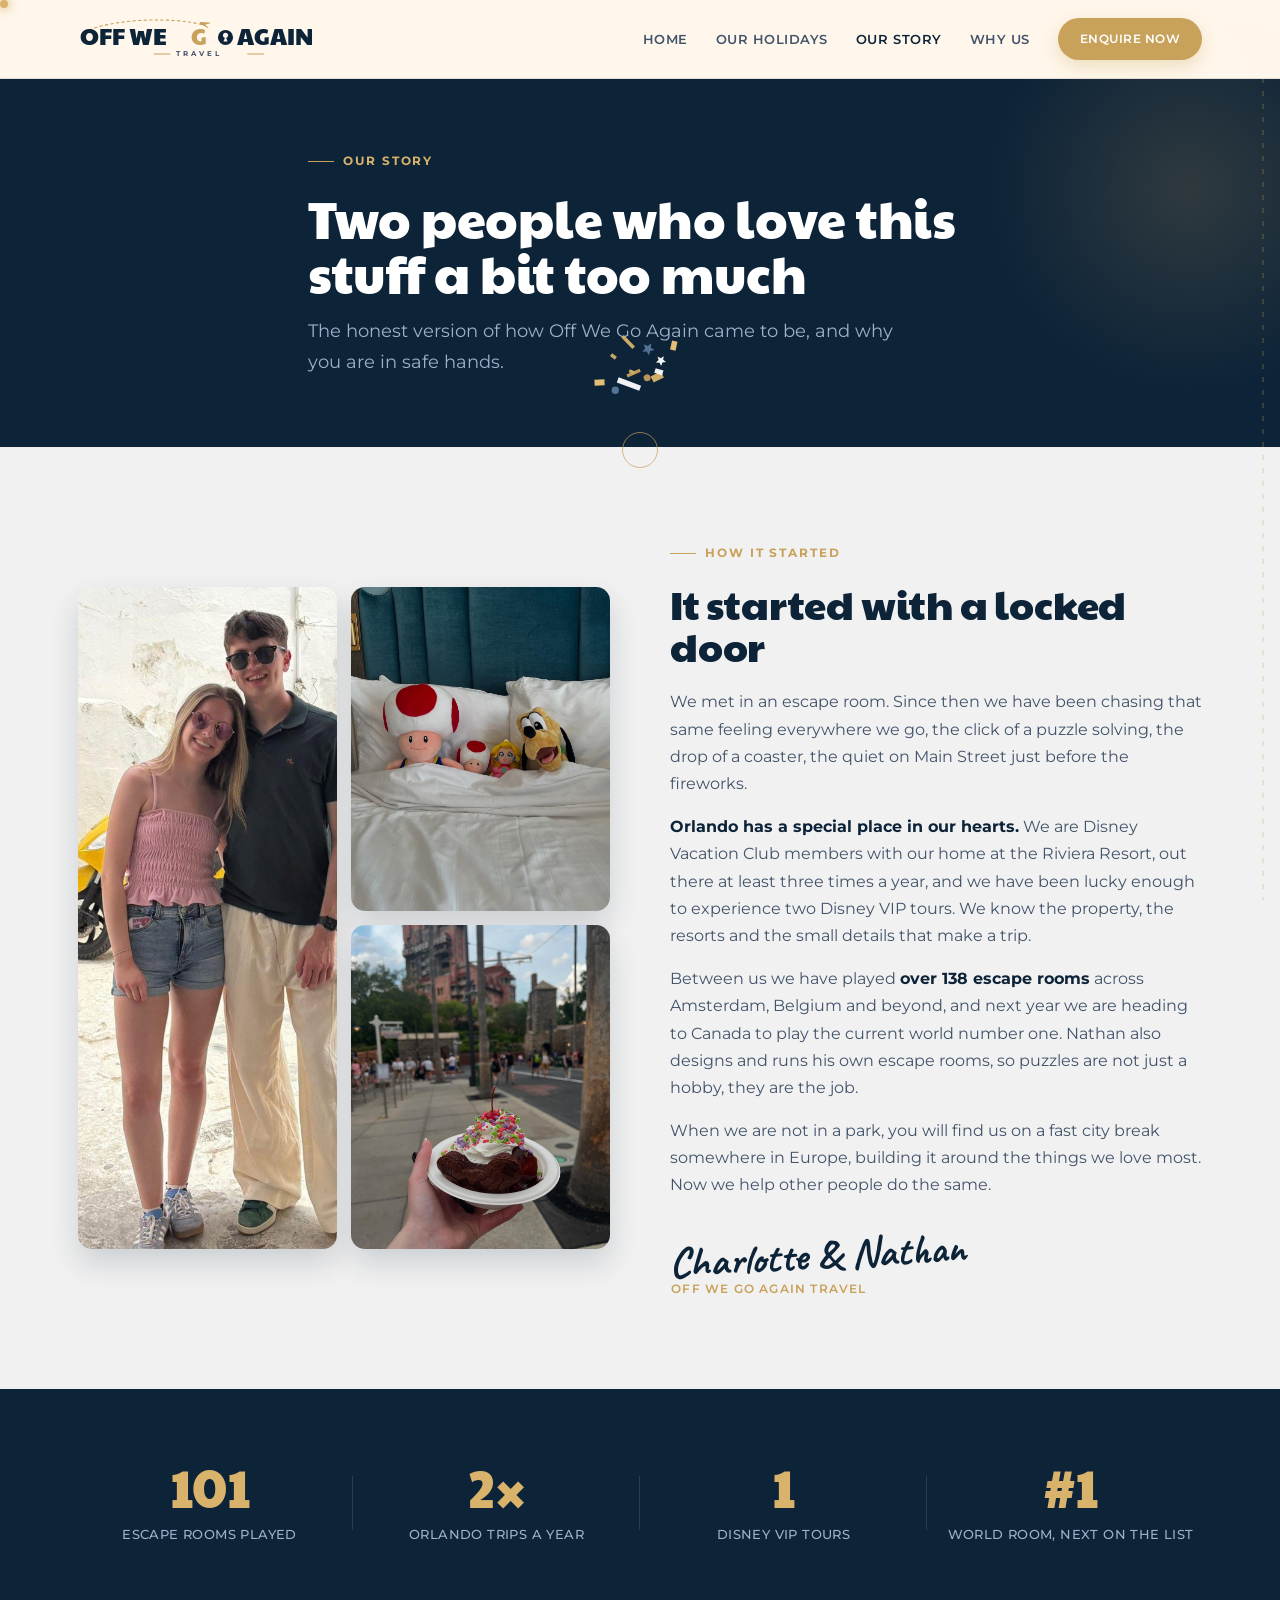
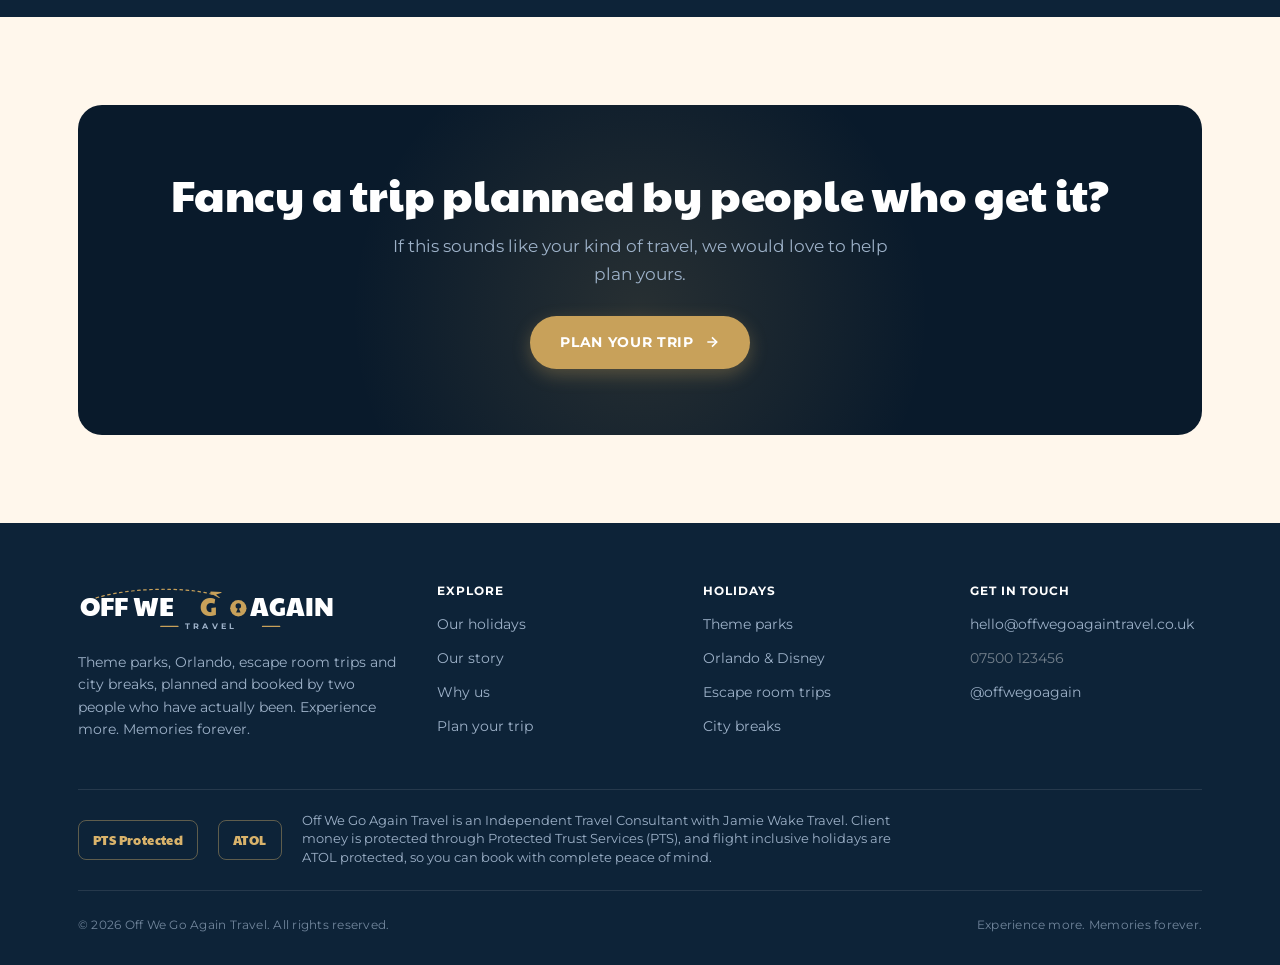
<file: story.html>
<!DOCTYPE html>
<html lang="en">
<head>
<meta charset="UTF-8">
<meta name="viewport" content="width=device-width, initial-scale=1.0">
<title>Our Story | Off We Go Again Travel</title>
<meta name="description" content="We met in an escape room and now we travel the world. The story behind Off We Go Again Travel.">
<link rel="preconnect" href="https://fonts.googleapis.com">
<link rel="preconnect" href="https://fonts.gstatic.com" crossorigin>
<link href="https://fonts.googleapis.com/css2?family=Paytone+One&family=Montserrat:wght@400;500;600;700;800&family=Caveat:wght@600;700&display=swap" rel="stylesheet">
<link rel="icon" type="image/png" href="assets/favicon.png">
<link rel="stylesheet" href="assets/style.css">
</head>
<body>
<svg width="0" height="0" style="position:absolute" aria-hidden="true"><defs>
<clipPath id="keyClip" clipPathUnits="objectBoundingBox"><path d="M0.5,0 C0.78,0 1,0.17 1,0.38 C1,0.53 0.9,0.66 0.74,0.72 L0.82,1 L0.18,1 L0.26,0.72 C0.1,0.66 0,0.53 0,0.38 C0,0.17 0.22,0 0.5,0 Z"/></clipPath>
<clipPath id="keyClipWide" clipPathUnits="objectBoundingBox"><path d="M0.5,0 C0.78,0 1,0.17 1,0.38 C1,0.53 0.9,0.66 0.74,0.72 L0.82,1 L0.18,1 L0.26,0.72 C0.1,0.66 0,0.53 0,0.38 C0,0.17 0.22,0 0.5,0 Z"/></clipPath>
</defs></svg>
<header>
  <div class="wrap nav">
    <a href="index.html" aria-label="Off We Go Again Travel home"><svg class="logo-lockup" viewBox="0 0 318 58" role="img" xmlns="http://www.w3.org/2000/svg">
  <title>Off We Go Again Travel</title>
  <path class="lk-stroke" d="M8 20 C44 3, 122 1, 156 11" stroke-dasharray="3 4" stroke-linecap="round"/>
  <g transform="translate(156,2) rotate(20)"><path class="lk-gold" d="M0 6 L11 2.5 Q12 2 12.5 3 L7 7 L12.5 9 Q12 10 11 9.5 L0 8 Z" stroke="none"/></g>
  <text class="lk-word lk-navy" x="2" y="36">OFF WE</text>
  <text class="lk-word lk-gold" x="142" y="36">G</text>
  <g><circle class="lk-key-circle" cx="186" cy="27" r="9.5"/><circle class="lk-key-hole" cx="186" cy="24.3" r="3.2"/><path class="lk-key-hole" d="M186 25.8 L183.4 32 L188.6 32 Z"/></g>
  <text class="lk-word lk-navy" x="200" y="36">AGAIN</text>
  <line class="lk-stroke" x1="96" y1="48" x2="116" y2="48" stroke-linecap="round"/>
  <text class="lk-travel" x="124" y="51">TRAVEL</text>
  <line class="lk-stroke" x1="214" y1="48" x2="234" y2="48" stroke-linecap="round"/>
</svg></a>
    <nav class="navlinks">
        <a href="index.html">Home</a>
        <a href="holidays.html">Our Holidays</a>
        <a href="story.html" class="active">Our Story</a>
        <a href="why.html">Why Us</a>
        <a href="plan.html" class="btn"><span>Enquire now</span></a>
    </nav>
    <button class="burger" aria-label="Open menu">
      <svg width="26" height="26" viewBox="0 0 24 24" fill="none" stroke="currentColor" stroke-width="2"><line x1="3" y1="6" x2="21" y2="6"/><line x1="3" y1="12" x2="21" y2="12"/><line x1="3" y1="18" x2="21" y2="18"/></svg>
    </button>
  </div>
</header>
<section class="page-hero"><div class="wrap inner">
  <span class="eyebrow light">Our story</span>
  <h1>Two people who love this stuff a bit too much</h1>
  <p>The honest version of how Off We Go Again came to be, and why you are in safe hands.</p>
</div></section>

<section class="section story"><div class="wrap story-grid">
  <div class="story-photos">
    <img class="tall" src="assets/greece.jpg" alt="Charlotte and Nathan travelling in Greece">
    <img src="assets/plushies.jpg" alt="Disney and Mario plushies in a hotel bed">
    <img src="assets/sundae.jpg" alt="A dessert in front of the Tower of Terror">
  </div>
  <div class="story-text">
    <span class="eyebrow">How it started</span>
    <h2>It started with a locked door</h2>
    <p>We met in an escape room. Since then we have been chasing that same feeling everywhere we go, the click of a puzzle solving, the drop of a coaster, the quiet on Main Street just before the fireworks.</p>
    <p><span class="hl">Orlando has a special place in our hearts.</span> We are Disney Vacation Club members with our home at the Riviera Resort, out there at least three times a year, and we have been lucky enough to experience two Disney VIP tours. We know the property, the resorts and the small details that make a trip.</p>
    <p>Between us we have played <span class="hl">over 138 escape rooms</span> across Amsterdam, Belgium and beyond, and next year we are heading to Canada to play the current world number one. Nathan also designs and runs his own escape rooms, so puzzles are not just a hobby, they are the job.</p>
    <p>When we are not in a park, you will find us on a fast city break somewhere in Europe, building it around the things we love most. Now we help other people do the same.</p>
    <span class="signature">Charlotte &amp; Nathan<span class="sub">Off We Go Again Travel</span></span>
  </div>
</div></section>

<section class="stats"><div class="wrap stats-grid">
  <div class="stat"><div class="n">138</div><div class="l">Escape rooms played</div></div>
  <div class="stat"><div class="n">3&times;</div><div class="l">Orlando trips a year</div></div>
  <div class="stat"><div class="n">2</div><div class="l">Disney VIP tours</div></div>
  <div class="stat"><div class="n">#1</div><div class="l">World room, next on the list</div></div>
</div></section>

<section class="section"><div class="wrap"><div class="cta-band">
  <h2>Fancy a trip planned by people who get it?</h2>
  <p>If this sounds like your kind of travel, we would love to help plan yours.</p>
  <a href="plan.html" class="btn"><span>Plan your trip</span><svg class="ar" width="16" height="16" viewBox="0 0 24 24" fill="none" stroke="currentColor" stroke-width="2.4"><line x1="5" y1="12" x2="19" y2="12"/><polyline points="12 5 19 12 12 19"/></svg></a>
</div></div></section>
<footer>
  <div class="wrap">
    <div class="foot-grid">
      <div class="foot-brand">
        <svg class="logo-lockup" viewBox="0 0 318 58" role="img" xmlns="http://www.w3.org/2000/svg">
  <title>Off We Go Again Travel</title>
  <path class="lk-stroke" d="M8 20 C44 3, 122 1, 156 11" stroke-dasharray="3 4" stroke-linecap="round"/>
  <g transform="translate(156,2) rotate(20)"><path class="lk-gold" d="M0 6 L11 2.5 Q12 2 12.5 3 L7 7 L12.5 9 Q12 10 11 9.5 L0 8 Z" stroke="none"/></g>
  <text class="lk-word lk-navy" x="2" y="36">OFF WE</text>
  <text class="lk-word lk-gold" x="142" y="36">G</text>
  <g><circle class="lk-key-circle" cx="186" cy="27" r="9.5"/><circle class="lk-key-hole" cx="186" cy="24.3" r="3.2"/><path class="lk-key-hole" d="M186 25.8 L183.4 32 L188.6 32 Z"/></g>
  <text class="lk-word lk-navy" x="200" y="36">AGAIN</text>
  <line class="lk-stroke" x1="96" y1="48" x2="116" y2="48" stroke-linecap="round"/>
  <text class="lk-travel" x="124" y="51">TRAVEL</text>
  <line class="lk-stroke" x1="214" y1="48" x2="234" y2="48" stroke-linecap="round"/>
</svg>
        <p>Theme parks, Orlando, escape room trips and city breaks, planned and booked by two people who have actually been. Experience more. Memories forever.</p>
      </div>
      <div>
        <h4>Explore</h4>
        <ul>
          <li><a href="holidays.html">Our holidays</a></li>
          <li><a href="story.html">Our story</a></li>
          <li><a href="why.html">Why us</a></li>
          <li><a href="plan.html">Plan your trip</a></li>
        </ul>
      </div>
      <div>
        <h4>Holidays</h4>
        <ul>
          <li><a href="holidays.html#parks">Theme parks</a></li>
          <li><a href="holidays.html#orlando">Orlando &amp; Disney</a></li>
          <li><a href="holidays.html#rooms">Escape room trips</a></li>
          <li><a href="holidays.html#cities">City breaks</a></li>
        </ul>
      </div>
      <div>
        <h4>Get in touch</h4>
        <ul>
          <li><a href="mailto:hello@offwegoagaintravel.co.uk">hello@offwegoagaintravel.co.uk</a></li>
          <li class="ph">07500 123456</li>
          <li><a href="#">@offwegoagain</a></li>
        </ul>
      </div>
    </div>
    <div class="foot-protect">
      <span class="badge">PTS Protected</span>
      <span class="badge">ATOL</span>
      <span class="pt">Off We Go Again Travel is an Independent Travel Consultant with Jamie Wake Travel. Client money is protected through Protected Trust Services (PTS), and flight inclusive holidays are ATOL protected, so you can book with complete peace of mind.</span>
    </div>
    <div class="foot-bottom">
      <span>&copy; 2026 Off We Go Again Travel. All rights reserved.</span>
      <span>Experience more. Memories forever.</span>
    </div>
  </div>
</footer>
<script src="assets/main.js" defer></script>

</body>
</html>
</file>
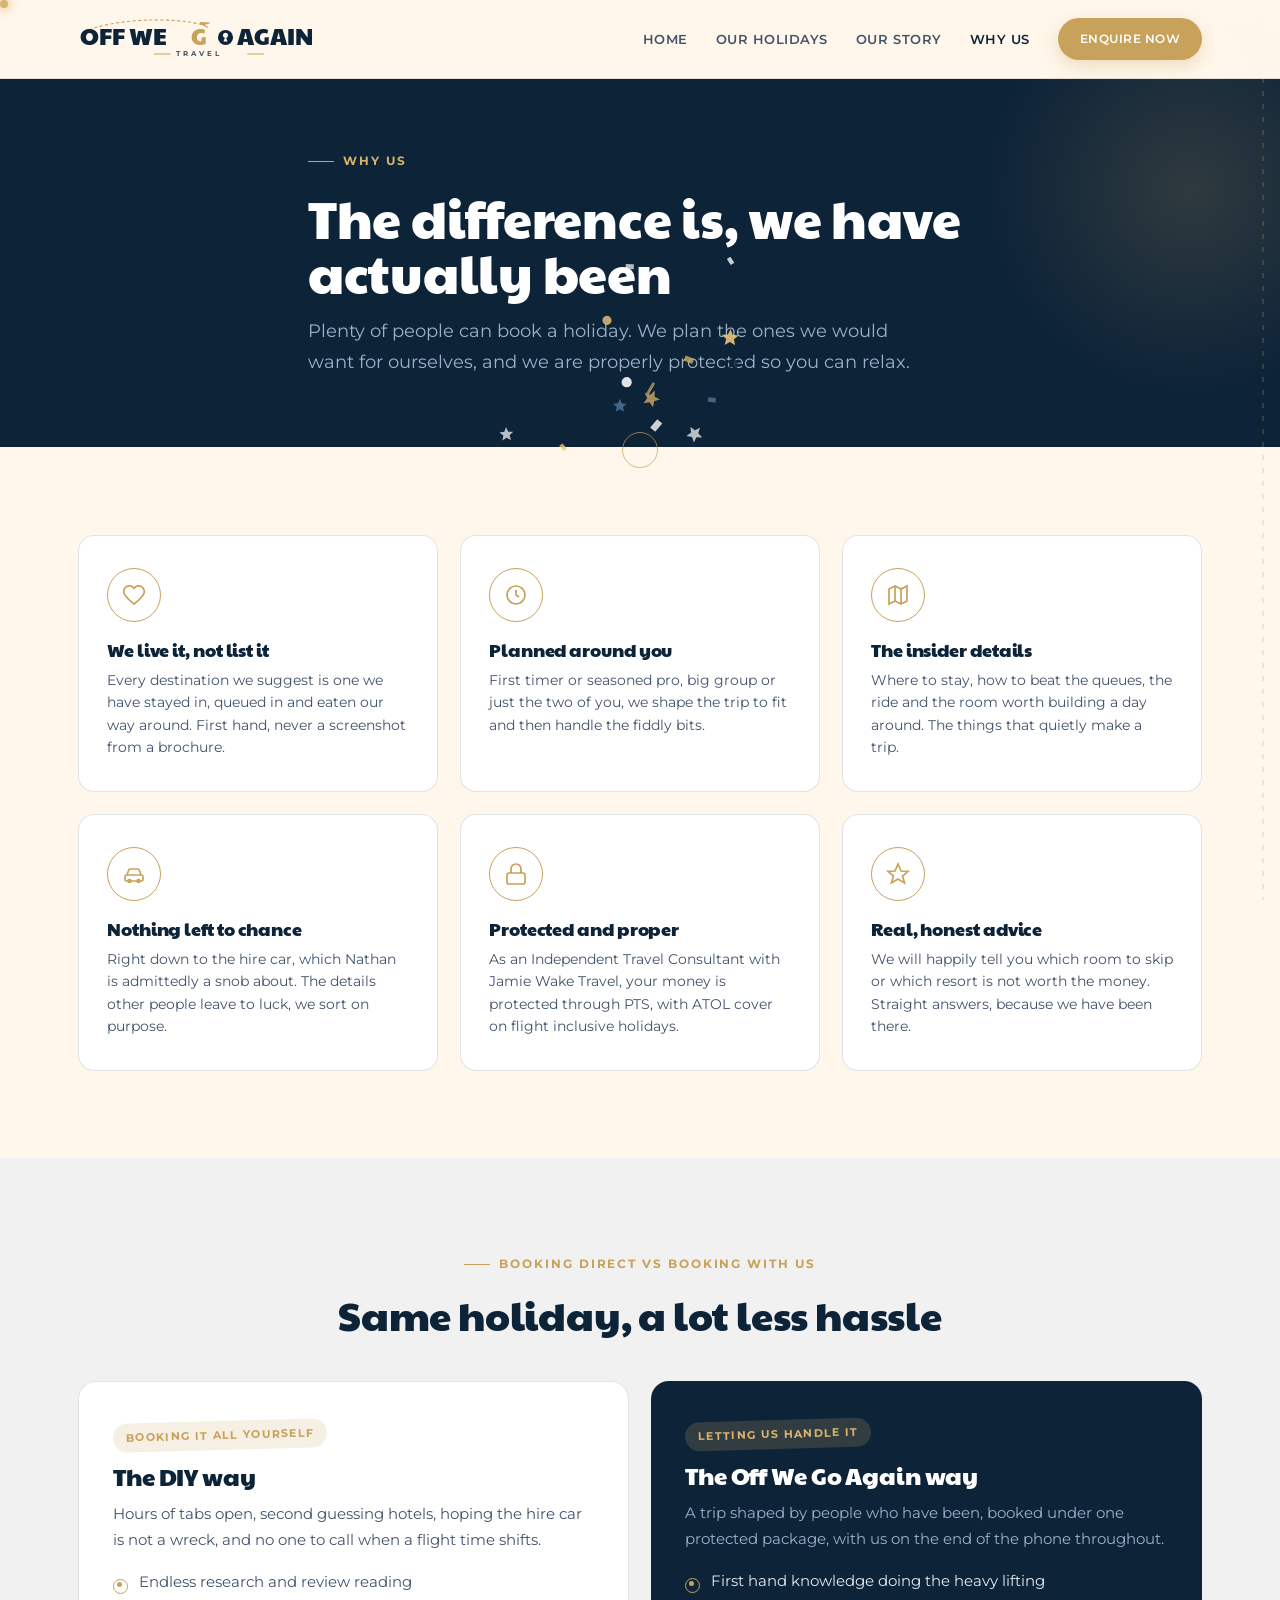
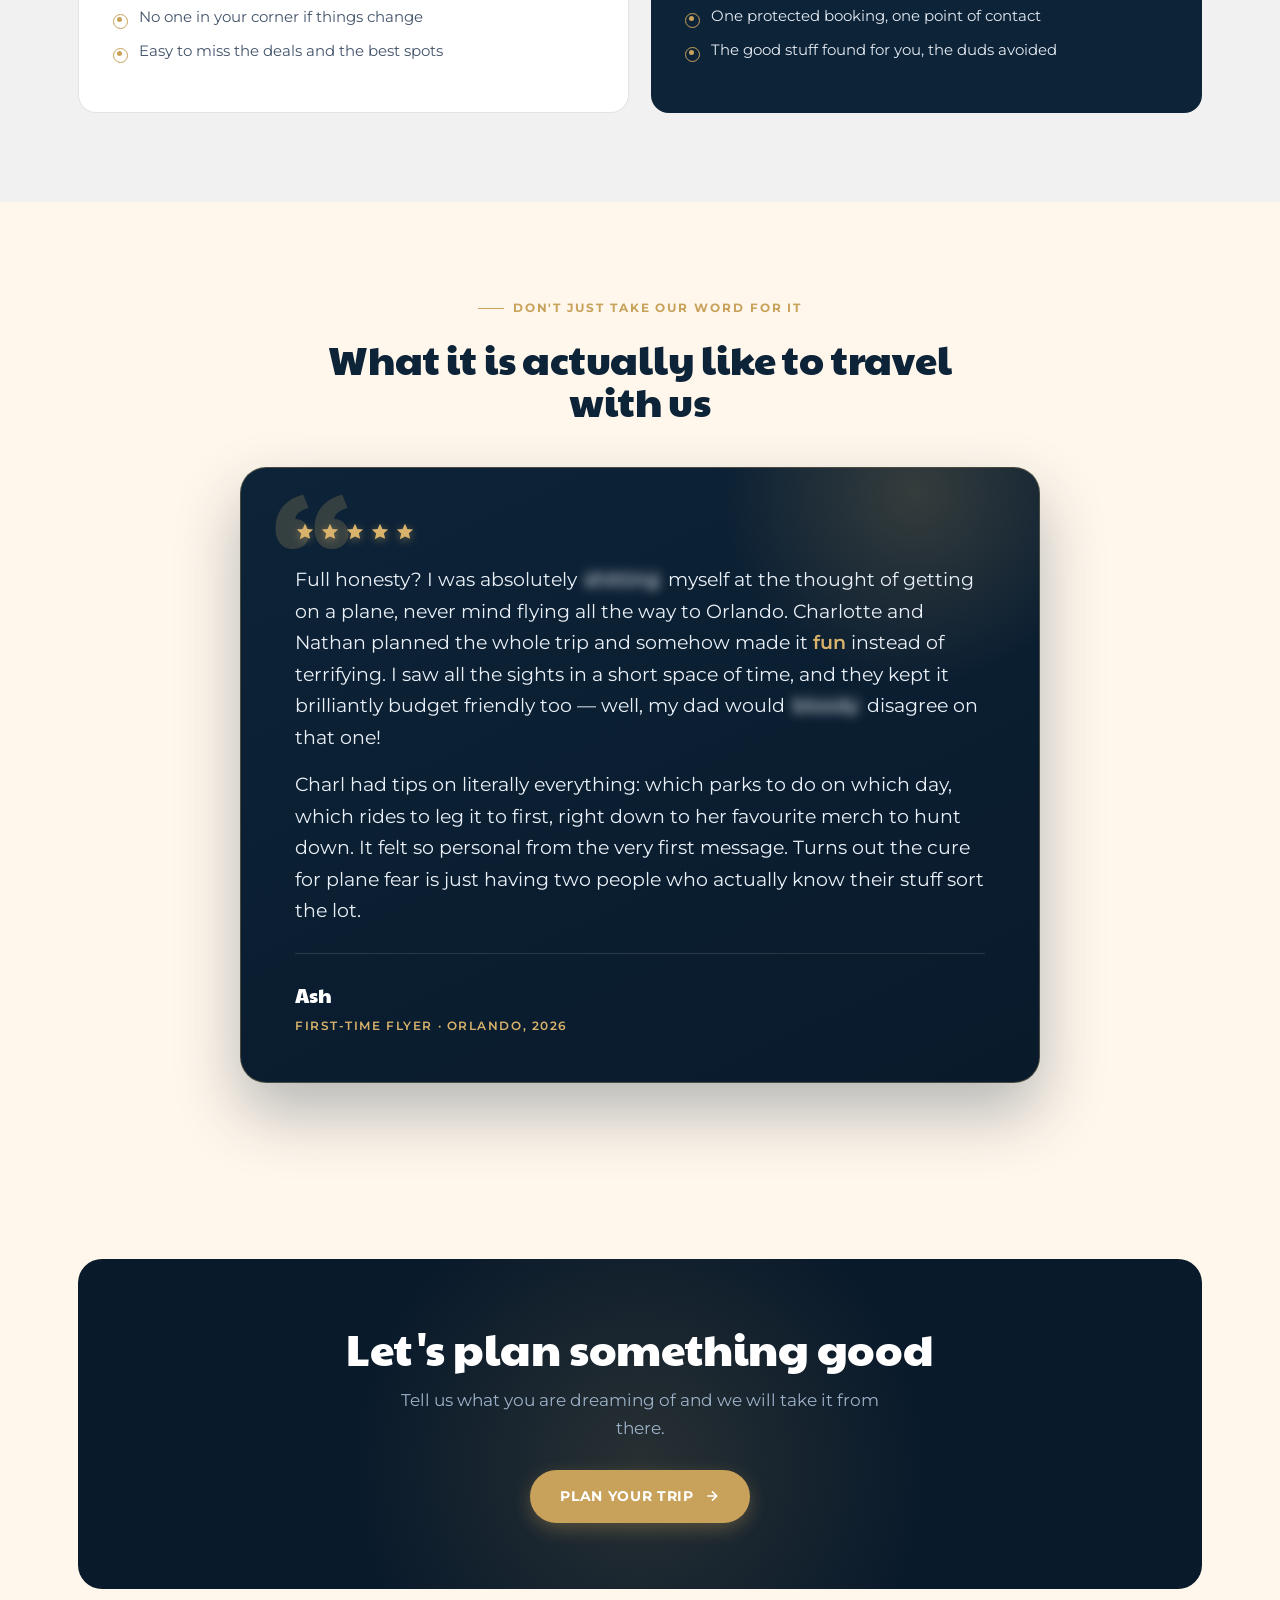
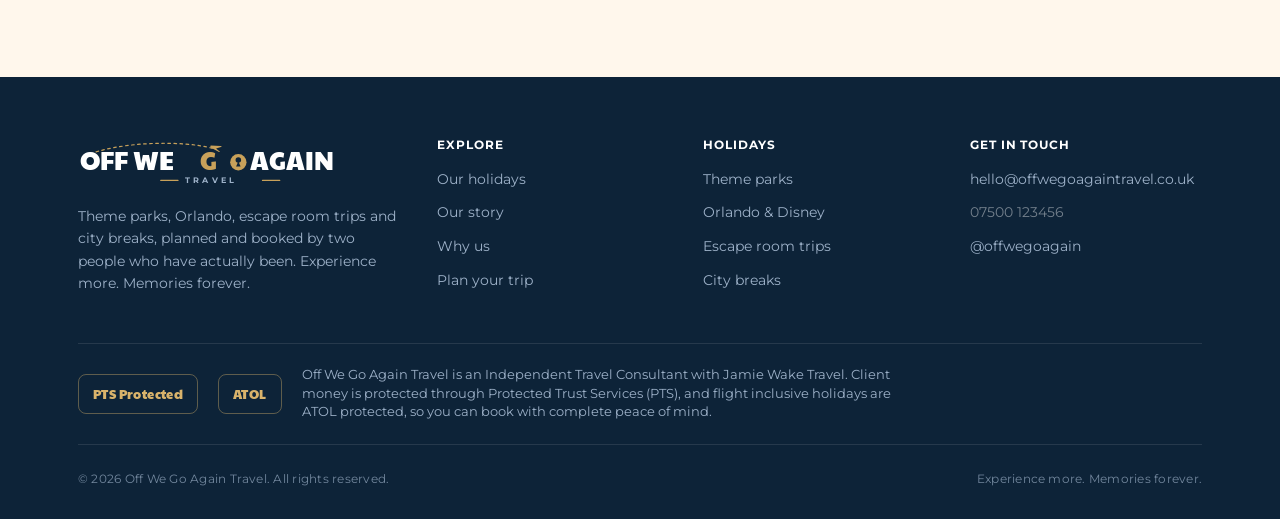
<file: why.html>
<!DOCTYPE html>
<html lang="en">
<head>
<meta charset="UTF-8">
<meta name="viewport" content="width=device-width, initial-scale=1.0">
<title>Why Us | Off We Go Again Travel</title>
<meta name="description" content="First hand knowledge, personal planning and full financial protection. Why book with Off We Go Again Travel.">
<link rel="preconnect" href="https://fonts.googleapis.com">
<link rel="preconnect" href="https://fonts.gstatic.com" crossorigin>
<link href="https://fonts.googleapis.com/css2?family=Paytone+One&family=Montserrat:wght@400;500;600;700;800&family=Caveat:wght@600;700&display=swap" rel="stylesheet">
<link rel="icon" type="image/png" href="assets/favicon.png">
<link rel="stylesheet" href="assets/style.css">
</head>
<body>
<svg width="0" height="0" style="position:absolute" aria-hidden="true"><defs>
<clipPath id="keyClip" clipPathUnits="objectBoundingBox"><path d="M0.5,0 C0.78,0 1,0.17 1,0.38 C1,0.53 0.9,0.66 0.74,0.72 L0.82,1 L0.18,1 L0.26,0.72 C0.1,0.66 0,0.53 0,0.38 C0,0.17 0.22,0 0.5,0 Z"/></clipPath>
<clipPath id="keyClipWide" clipPathUnits="objectBoundingBox"><path d="M0.5,0 C0.78,0 1,0.17 1,0.38 C1,0.53 0.9,0.66 0.74,0.72 L0.82,1 L0.18,1 L0.26,0.72 C0.1,0.66 0,0.53 0,0.38 C0,0.17 0.22,0 0.5,0 Z"/></clipPath>
</defs></svg>
<header>
  <div class="wrap nav">
    <a href="index.html" aria-label="Off We Go Again Travel home"><svg class="logo-lockup" viewBox="0 0 318 58" role="img" xmlns="http://www.w3.org/2000/svg">
  <title>Off We Go Again Travel</title>
  <path class="lk-stroke" d="M8 20 C44 3, 122 1, 156 11" stroke-dasharray="3 4" stroke-linecap="round"/>
  <g transform="translate(156,2) rotate(20)"><path class="lk-gold" d="M0 6 L11 2.5 Q12 2 12.5 3 L7 7 L12.5 9 Q12 10 11 9.5 L0 8 Z" stroke="none"/></g>
  <text class="lk-word lk-navy" x="2" y="36">OFF WE</text>
  <text class="lk-word lk-gold" x="142" y="36">G</text>
  <g><circle class="lk-key-circle" cx="186" cy="27" r="9.5"/><circle class="lk-key-hole" cx="186" cy="24.3" r="3.2"/><path class="lk-key-hole" d="M186 25.8 L183.4 32 L188.6 32 Z"/></g>
  <text class="lk-word lk-navy" x="200" y="36">AGAIN</text>
  <line class="lk-stroke" x1="96" y1="48" x2="116" y2="48" stroke-linecap="round"/>
  <text class="lk-travel" x="124" y="51">TRAVEL</text>
  <line class="lk-stroke" x1="214" y1="48" x2="234" y2="48" stroke-linecap="round"/>
</svg></a>
    <nav class="navlinks">
        <a href="index.html">Home</a>
        <a href="holidays.html">Our Holidays</a>
        <a href="story.html">Our Story</a>
        <a href="why.html" class="active">Why Us</a>
        <a href="plan.html" class="btn"><span>Enquire now</span></a>
    </nav>
    <button class="burger" aria-label="Open menu">
      <svg width="26" height="26" viewBox="0 0 24 24" fill="none" stroke="currentColor" stroke-width="2"><line x1="3" y1="6" x2="21" y2="6"/><line x1="3" y1="12" x2="21" y2="12"/><line x1="3" y1="18" x2="21" y2="18"/></svg>
    </button>
  </div>
</header>
<section class="page-hero"><div class="wrap inner">
  <span class="eyebrow light">Why us</span>
  <h1>The difference is, we have actually been</h1>
  <p>Plenty of people can book a holiday. We plan the ones we would want for ourselves, and we are properly protected so you can relax.</p>
</div></section>

<section class="section"><div class="wrap">
  <div class="why-grid">
    <div class="why"><div class="ic"><svg width="24" height="24" viewBox="0 0 24 24" fill="none" stroke="currentColor" stroke-width="1.7"><path d="M12 21s-7-5.3-9.3-9.3A5.6 5.6 0 0 1 12 5.3a5.6 5.6 0 0 1 9.3 6.4C19 15.7 12 21 12 21z"/></svg></div><h3>We live it, not list it</h3><p>Every destination we suggest is one we have stayed in, queued in and eaten our way around. First hand, never a screenshot from a brochure.</p></div>
    <div class="why"><div class="ic"><svg width="24" height="24" viewBox="0 0 24 24" fill="none" stroke="currentColor" stroke-width="1.7"><circle cx="12" cy="12" r="9"/><path d="M12 7v5l3 2"/></svg></div><h3>Planned around you</h3><p>First timer or seasoned pro, big group or just the two of you, we shape the trip to fit and then handle the fiddly bits.</p></div>
    <div class="why"><div class="ic"><svg width="24" height="24" viewBox="0 0 24 24" fill="none" stroke="currentColor" stroke-width="1.7"><polygon points="3 6 9 3 15 6 21 3 21 18 15 21 9 18 3 21"/><line x1="9" y1="3" x2="9" y2="18"/><line x1="15" y1="6" x2="15" y2="21"/></svg></div><h3>The insider details</h3><p>Where to stay, how to beat the queues, the ride and the room worth building a day around. The things that quietly make a trip.</p></div>
    <div class="why"><div class="ic"><svg width="24" height="24" viewBox="0 0 24 24" fill="none" stroke="currentColor" stroke-width="1.7"><path d="M5 13l1.5-4.5A2 2 0 0 1 8.4 7h7.2a2 2 0 0 1 1.9 1.5L19 13"/><rect x="3" y="13" width="18" height="6" rx="1.5"/><circle cx="7.5" cy="19" r="1.4"/><circle cx="16.5" cy="19" r="1.4"/></svg></div><h3>Nothing left to chance</h3><p>Right down to the hire car, which Nathan is admittedly a snob about. The details other people leave to luck, we sort on purpose.</p></div>
    <div class="why"><div class="ic"><svg width="24" height="24" viewBox="0 0 24 24" fill="none" stroke="currentColor" stroke-width="1.7"><rect x="3" y="11" width="18" height="11" rx="2"/><path d="M7 11V7a5 5 0 0 1 10 0v4"/></svg></div><h3>Protected and proper</h3><p>As an Independent Travel Consultant with Jamie Wake Travel, your money is protected through PTS, with ATOL cover on flight inclusive holidays.</p></div>
    <div class="why"><div class="ic"><svg width="24" height="24" viewBox="0 0 24 24" fill="none" stroke="currentColor" stroke-width="1.7"><polygon points="12 2 15 9 22 9.3 16.5 14 18.5 21 12 17 5.5 21 7.5 14 2 9.3 9 9"/></svg></div><h3>Real, honest advice</h3><p>We will happily tell you which room to skip or which resort is not worth the money. Straight answers, because we have been there.</p></div>
  </div>
</div></section>

<section class="section how"><div class="wrap">
  <div class="sec-head center"><span class="eyebrow">Booking direct vs booking with us</span><h2>Same holiday, a lot less hassle</h2></div>
  <div class="ways">
    <div class="way plan"><span class="tag">Booking it all yourself</span><h3>The DIY way</h3><p>Hours of tabs open, second guessing hotels, hoping the hire car is not a wreck, and no one to call when a flight time shifts.</p><ul><li>Endless research and review reading</li><li>No one in your corner if things change</li><li>Easy to miss the deals and the best spots</li></ul></div>
    <div class="way book"><span class="tag">Letting us handle it</span><h3>The Off We Go Again way</h3><p>A trip shaped by people who have been, booked under one protected package, with us on the end of the phone throughout.</p><ul><li>First hand knowledge doing the heavy lifting</li><li>One protected booking, one point of contact</li><li>The good stuff found for you, the duds avoided</li></ul></div>
  </div>
</div></section>

<section class="section testimonial-sec">
  <div class="wrap">
    <div class="sec-head center">
      <span class="eyebrow">Don't just take our word for it</span>
      <h2>What it is actually like to travel with us</h2>
    </div>
    <figure class="testimonial-card">
      <div class="testi-glow" aria-hidden="true"></div>
      <div class="quote-mark" aria-hidden="true">&ldquo;</div>
      <div class="stars" role="img" aria-label="Rated five out of five">
        <svg width="20" height="20" viewBox="0 0 24 24" fill="currentColor"><path d="M12 2l2.9 6.3 6.9.6-5.2 4.5 1.6 6.7L12 17.3 5.8 20.6l1.6-6.7L2.2 8.9l6.9-.6z"/></svg>
        <svg width="20" height="20" viewBox="0 0 24 24" fill="currentColor"><path d="M12 2l2.9 6.3 6.9.6-5.2 4.5 1.6 6.7L12 17.3 5.8 20.6l1.6-6.7L2.2 8.9l6.9-.6z"/></svg>
        <svg width="20" height="20" viewBox="0 0 24 24" fill="currentColor"><path d="M12 2l2.9 6.3 6.9.6-5.2 4.5 1.6 6.7L12 17.3 5.8 20.6l1.6-6.7L2.2 8.9l6.9-.6z"/></svg>
        <svg width="20" height="20" viewBox="0 0 24 24" fill="currentColor"><path d="M12 2l2.9 6.3 6.9.6-5.2 4.5 1.6 6.7L12 17.3 5.8 20.6l1.6-6.7L2.2 8.9l6.9-.6z"/></svg>
        <svg width="20" height="20" viewBox="0 0 24 24" fill="currentColor"><path d="M12 2l2.9 6.3 6.9.6-5.2 4.5 1.6 6.7L12 17.3 5.8 20.6l1.6-6.7L2.2 8.9l6.9-.6z"/></svg>
      </div>
      <blockquote>
        <p>Full honesty? I was absolutely <span class="bleep" title="you can probably guess">shitting</span> myself at the thought of getting on a plane, never mind flying all the way to Orlando. Charlotte and Nathan planned the whole trip and somehow made it <em>fun</em> instead of terrifying. I saw all the sights in a short space of time, and they kept it brilliantly budget friendly too &mdash; well, my dad would <span class="bleep" title="ask my dad">bloody</span> disagree on that one!</p>
        <p>Charl had tips on literally everything: which parks to do on which day, which rides to leg it to first, right down to her favourite merch to hunt down. It felt so personal from the very first message. Turns out the cure for plane fear is just having two people who actually know their stuff sort the lot.</p>
      </blockquote>
      <figcaption>
        <span class="who">Ash</span>
        <span class="role">First-time flyer &middot; Orlando, 2026</span>
      </figcaption>
    </figure>
  </div>
</section>

<section class="section"><div class="wrap"><div class="cta-band">
  <h2>Let's plan something good</h2>
  <p>Tell us what you are dreaming of and we will take it from there.</p>
  <a href="plan.html" class="btn"><span>Plan your trip</span><svg class="ar" width="16" height="16" viewBox="0 0 24 24" fill="none" stroke="currentColor" stroke-width="2.4"><line x1="5" y1="12" x2="19" y2="12"/><polyline points="12 5 19 12 12 19"/></svg></a>
</div></div></section>
<footer>
  <div class="wrap">
    <div class="foot-grid">
      <div class="foot-brand">
        <svg class="logo-lockup" viewBox="0 0 318 58" role="img" xmlns="http://www.w3.org/2000/svg">
  <title>Off We Go Again Travel</title>
  <path class="lk-stroke" d="M8 20 C44 3, 122 1, 156 11" stroke-dasharray="3 4" stroke-linecap="round"/>
  <g transform="translate(156,2) rotate(20)"><path class="lk-gold" d="M0 6 L11 2.5 Q12 2 12.5 3 L7 7 L12.5 9 Q12 10 11 9.5 L0 8 Z" stroke="none"/></g>
  <text class="lk-word lk-navy" x="2" y="36">OFF WE</text>
  <text class="lk-word lk-gold" x="142" y="36">G</text>
  <g><circle class="lk-key-circle" cx="186" cy="27" r="9.5"/><circle class="lk-key-hole" cx="186" cy="24.3" r="3.2"/><path class="lk-key-hole" d="M186 25.8 L183.4 32 L188.6 32 Z"/></g>
  <text class="lk-word lk-navy" x="200" y="36">AGAIN</text>
  <line class="lk-stroke" x1="96" y1="48" x2="116" y2="48" stroke-linecap="round"/>
  <text class="lk-travel" x="124" y="51">TRAVEL</text>
  <line class="lk-stroke" x1="214" y1="48" x2="234" y2="48" stroke-linecap="round"/>
</svg>
        <p>Theme parks, Orlando, escape room trips and city breaks, planned and booked by two people who have actually been. Experience more. Memories forever.</p>
      </div>
      <div>
        <h4>Explore</h4>
        <ul>
          <li><a href="holidays.html">Our holidays</a></li>
          <li><a href="story.html">Our story</a></li>
          <li><a href="why.html">Why us</a></li>
          <li><a href="plan.html">Plan your trip</a></li>
        </ul>
      </div>
      <div>
        <h4>Holidays</h4>
        <ul>
          <li><a href="holidays.html#parks">Theme parks</a></li>
          <li><a href="holidays.html#orlando">Orlando &amp; Disney</a></li>
          <li><a href="holidays.html#rooms">Escape room trips</a></li>
          <li><a href="holidays.html#cities">City breaks</a></li>
        </ul>
      </div>
      <div>
        <h4>Get in touch</h4>
        <ul>
          <li><a href="mailto:hello@offwegoagaintravel.co.uk">hello@offwegoagaintravel.co.uk</a></li>
          <li class="ph">07500 123456</li>
          <li><a href="#">@offwegoagain</a></li>
        </ul>
      </div>
    </div>
    <div class="foot-protect">
      <span class="badge">PTS Protected</span>
      <span class="badge">ATOL</span>
      <span class="pt">Off We Go Again Travel is an Independent Travel Consultant with Jamie Wake Travel. Client money is protected through Protected Trust Services (PTS), and flight inclusive holidays are ATOL protected, so you can book with complete peace of mind.</span>
    </div>
    <div class="foot-bottom">
      <span>&copy; 2026 Off We Go Again Travel. All rights reserved.</span>
      <span>Experience more. Memories forever.</span>
    </div>
  </div>
</footer>
<script src="assets/main.js" defer></script>

</body>
</html>
</file>
<file: assets/style.css>
@font-face{font-family:'CaveatLocal';src:url([data-uri]) format('woff2');font-weight:700;font-display:swap}
:root{
  --navy:#0D2338; --navy-deep:#091A2B; --slate:#55789A; --slate-soft:#9DB1C8;
  --gold:#C8A15A; --gold-bright:#D9B36B; --paper:#FFF7EC; --paper-2:#F1F1F1;
  --ink:#0D2338; --ink-soft:#42536A; --line:rgba(13,35,56,.12);
  --btn:#C8A15A; --btn-hover:#D9B36B;
  --display:'Paytone One',sans-serif; --body:'Montserrat',sans-serif;
  --script:'CaveatLocal','Caveat',cursive;
}
*{margin:0;padding:0;box-sizing:border-box}
html{scroll-behavior:smooth}
body{font-family:var(--body);color:var(--ink);background:var(--paper);line-height:1.7;-webkit-font-smoothing:antialiased}
h1,h2,h3,h4{font-family:var(--display);font-weight:400;line-height:1.06;letter-spacing:-.005em}
a{color:inherit;text-decoration:none}
img{display:block;max-width:100%}
.wrap{max-width:1180px;margin:0 auto;padding:0 28px}
.section{padding:88px 0}

/* ---------- logo lockup ---------- */
.logo-lockup{display:block;height:46px;width:auto}
.logo-lockup .lk-word{font-family:var(--display);font-size:30px}
.logo-lockup .lk-navy{fill:var(--navy)}
.logo-lockup .lk-gold{fill:var(--gold)}
.logo-lockup .lk-travel{font-family:var(--body);font-weight:700;font-size:9px;letter-spacing:.42em;fill:var(--ink-soft)}
.logo-lockup .lk-stroke{stroke:var(--gold);stroke-width:1.4;fill:none}
.logo-lockup .lk-key-circle{fill:var(--navy)}
.logo-lockup .lk-key-hole{fill:var(--paper)}

/* ---------- buttons ---------- */
.btn{display:inline-flex;align-items:center;gap:10px;background:var(--btn);color:#fff;font-family:var(--body);
  font-weight:700;font-size:13.5px;letter-spacing:.05em;text-transform:uppercase;padding:15px 30px;border:none;
  border-radius:999px;cursor:pointer;position:relative;overflow:hidden;
  transition:transform .25s cubic-bezier(.2,.8,.2,1),box-shadow .25s,background .25s;
  box-shadow:0 6px 18px rgba(200,161,90,.32)}
.btn span{position:relative;z-index:2}
.btn::after{content:"";position:absolute;inset:0;background:var(--btn-hover);transform:translateX(-101%);
  transition:transform .35s cubic-bezier(.2,.8,.2,1);z-index:1}
.btn:hover{transform:translateY(-3px);box-shadow:0 12px 26px rgba(200,161,90,.42)}
.btn:hover::after{transform:translateX(0)}
.btn:active{transform:translateY(-1px)}
.btn:focus-visible{outline:3px solid var(--navy);outline-offset:3px}
.btn .ar{transition:transform .3s;position:relative;z-index:2}
.btn:hover .ar{transform:translateX(4px)}
.btn-light{background:#fff;color:var(--navy);box-shadow:0 6px 18px rgba(13,35,56,.12)}
.btn-light::after{background:var(--paper-2)}
.btn-ghost{display:inline-flex;align-items:center;gap:8px;color:#fff;font-weight:600;font-size:13px;letter-spacing:.04em;
  text-transform:uppercase;padding:14px 8px;border-bottom:1.5px solid transparent;transition:border-color .25s}
.btn-ghost:hover{border-color:var(--gold)}
.btn-ghost.dark{color:var(--navy)}

/* ---------- header ---------- */
header{position:sticky;top:0;z-index:50;background:rgba(255,247,236,.9);backdrop-filter:blur(10px);border-bottom:1px solid var(--line)}
.nav{display:flex;align-items:center;justify-content:space-between;height:78px}
.navlinks{display:flex;align-items:center;gap:28px}
.navlinks a{font-size:13px;font-weight:600;color:var(--ink-soft);transition:color .2s;letter-spacing:.04em;text-transform:uppercase}
.navlinks a:hover,.navlinks a.active{color:var(--navy)}
.navlinks .btn{padding:11px 22px;font-size:12px;color:#fff}
.burger{display:none;background:none;border:none;cursor:pointer;color:var(--navy)}

/* ---------- eyebrow ---------- */
.eyebrow{display:inline-flex;align-items:center;gap:9px;font-size:12px;font-weight:700;letter-spacing:.16em;
  text-transform:uppercase;color:var(--gold);margin-bottom:18px}
.eyebrow::before{content:"";width:26px;height:1px;background:var(--gold)}
.eyebrow.light{color:var(--gold-bright)}

/* ---------- page hero (inner pages) ---------- */
.page-hero{background:var(--navy);color:#fff;padding:64px 0 70px;position:relative;overflow:hidden}
.page-hero::before{content:"";position:absolute;top:-120px;right:-140px;width:460px;height:460px;border-radius:50%;
  background:radial-gradient(circle,rgba(200,161,90,.18),transparent 62%);pointer-events:none}
.page-hero .inner{position:relative;z-index:2;max-width:720px}
.page-hero h1{font-size:clamp(34px,5vw,52px);margin-bottom:16px}
.page-hero p{color:var(--slate-soft);font-size:18px;font-weight:400;max-width:34em}

/* ---------- home hero ---------- */
.hero{position:relative;background:var(--navy);color:#fff;overflow:hidden;padding:74px 0 86px}
.hero::before{content:"";position:absolute;top:-120px;right:-160px;width:520px;height:520px;border-radius:50%;
  background:radial-gradient(circle,rgba(200,161,90,.20),transparent 62%);pointer-events:none}
.hero::after{content:"";position:absolute;left:-12%;bottom:-30%;width:60%;height:120%;
  background:radial-gradient(circle,rgba(85,120,154,.20),transparent 60%);pointer-events:none}
.hero-grid{display:grid;grid-template-columns:1.05fr .95fr;gap:54px;align-items:center;position:relative;z-index:2}
.hero h1{font-size:clamp(40px,6vw,66px);color:#fff;margin-bottom:6px}
.hero h1 .l2{color:var(--gold-bright)}
.hero .lede{font-size:17.5px;font-weight:400;color:var(--slate-soft);max-width:32em;margin:22px 0 16px}
.hero .sig-tag{font-family:var(--display);font-size:14px;color:#fff;letter-spacing:.06em;margin-bottom:30px;opacity:.92;text-transform:uppercase}
.hero-cta{display:flex;gap:14px;flex-wrap:wrap;align-items:center}

/* keyhole signature */
.keyhole-stage{position:relative;display:flex;justify-content:center;align-items:center;min-height:440px}
.keyhole{position:relative;width:330px;height:430px;filter:drop-shadow(0 30px 50px rgba(0,0,0,.45))}
.keyhole svg.kh-frame{position:absolute;inset:0;width:100%;height:100%;z-index:3;pointer-events:none}
.keyhole .photo{position:absolute;inset:0;width:100%;height:100%;object-fit:cover;clip-path:url(#keyClip);-webkit-clip-path:url(#keyClip)}
.kh-ring{position:absolute;inset:-14px;border:2px dashed rgba(200,161,90,.5);clip-path:url(#keyClipWide);-webkit-clip-path:url(#keyClipWide)}
.plane{position:absolute;z-index:5;color:var(--gold-bright);top:6%;left:-6%;animation:fly 9s ease-in-out infinite}
@keyframes fly{0%,100%{transform:translate(0,0) rotate(8deg)}50%{transform:translate(10px,-14px) rotate(2deg)}}
.passport-stamp{position:absolute;z-index:5;bottom:8%;right:-8%;background:var(--gold);color:var(--navy);
  font-family:var(--display);font-size:12px;width:96px;height:96px;border-radius:50%;display:flex;flex-direction:column;
  align-items:center;justify-content:center;text-align:center;line-height:1.15;transform:rotate(-12deg);
  box-shadow:0 10px 24px rgba(0,0,0,.3);border:3px solid #fff;text-transform:uppercase;letter-spacing:.02em}
.passport-stamp b{font-size:23px;display:block;letter-spacing:0}

/* ---------- trust strip ---------- */
.trust{background:var(--navy-deep);color:var(--slate-soft);position:relative;z-index:2}
.trust .wrap{display:flex;flex-wrap:wrap;gap:14px 40px;justify-content:center;padding:18px 28px;font-size:13px;font-weight:500}
.trust span.it{display:inline-flex;align-items:center;gap:9px}
.trust .dot{width:6px;height:6px;border-radius:50%;background:var(--gold)}

/* ---------- section heads ---------- */
.sec-head{max-width:680px;margin-bottom:46px}
.sec-head.center{margin-left:auto;margin-right:auto;text-align:center}
.sec-head.center .eyebrow{justify-content:center}
.sec-head h2{font-size:clamp(28px,3.6vw,40px);color:var(--navy);margin-bottom:16px}
.sec-head p{font-size:16.5px;font-weight:400;color:var(--ink-soft)}

/* ---------- "what we do" two-cards ---------- */
.ways{display:grid;grid-template-columns:1fr 1fr;gap:22px}
.way{border-radius:18px;padding:38px 34px;position:relative;overflow:hidden}
.way.book{background:var(--navy);color:#fff}
.way.plan{background:#fff;border:1px solid var(--line)}
.way .tag{font-family:var(--body);font-weight:700;font-size:11px;letter-spacing:.12em;text-transform:uppercase;
  color:var(--gold-bright);margin-bottom:14px;display:block}
.way.plan .tag{color:var(--gold)}
.way h3{font-size:24px;margin-bottom:12px}
.way.book h3{color:#fff}.way.plan h3{color:var(--navy)}
.way p{font-size:15px;font-weight:400;margin-bottom:18px}
.way.book p{color:var(--slate-soft)}.way.plan p{color:var(--ink-soft)}
.way ul{list-style:none;margin-bottom:6px}
.way li{font-size:14.5px;font-weight:400;padding-left:26px;position:relative;margin-bottom:10px}
.way li::before{content:"";position:absolute;left:0;top:9px;width:13px;height:13px;border-radius:50%;
  border:1.5px solid var(--gold);background:transparent}
.way li::after{content:"";position:absolute;left:4px;top:12px;width:5px;height:5px;border-radius:50%;background:var(--gold)}
.way.book li{color:#E4EAF2}.way.plan li{color:var(--ink-soft)}

/* ---------- offerings grid ---------- */
.dest-grid{display:grid;grid-template-columns:repeat(4,1fr);gap:18px}
.dest{position:relative;border-radius:16px;overflow:hidden;min-height:344px;display:flex;align-items:flex-end;color:#fff;cursor:pointer;background:var(--navy)}
.dest img{position:absolute;inset:0;width:100%;height:100%;object-fit:cover;transition:transform .6s cubic-bezier(.2,.8,.2,1)}
.dest::after{content:"";position:absolute;inset:0;background:linear-gradient(to top,rgba(9,26,43,.93) 8%,rgba(9,26,43,.3) 55%,rgba(9,26,43,.05))}
.dest:hover img{transform:scale(1.07)}
.dest-body{position:relative;z-index:2;padding:24px}
.dest-body .num{font-family:var(--display);font-size:12px;color:var(--gold-bright);letter-spacing:.05em}
.dest-body h3{font-size:21px;margin:6px 0 6px;color:#fff}
.dest-body p{font-size:13px;font-weight:400;color:var(--slate-soft);line-height:1.55}
.dest-arrow{position:absolute;top:20px;right:20px;z-index:2;width:38px;height:38px;border-radius:50%;background:rgba(255,255,255,.16);display:flex;align-items:center;justify-content:center;transition:background .25s,transform .25s}
.dest:hover .dest-arrow{background:var(--gold);transform:rotate(-45deg)}

/* ---------- how it works ---------- */
.how{background:var(--paper-2)}
.steps{display:grid;grid-template-columns:repeat(3,1fr);gap:24px;counter-reset:step}
.step{background:#fff;border:1px solid var(--line);border-radius:16px;padding:34px 30px;position:relative}
.step .sn{font-family:var(--display);font-size:15px;color:#fff;background:var(--gold);width:40px;height:40px;border-radius:50%;display:flex;align-items:center;justify-content:center;margin-bottom:18px}
.step h3{font-size:19px;color:var(--navy);margin-bottom:10px}
.step p{font-size:14.5px;font-weight:400;color:var(--ink-soft);line-height:1.6}

/* ---------- story ---------- */
.story{background:var(--paper-2)}
.story-grid{display:grid;grid-template-columns:1fr 1fr;gap:60px;align-items:center}
.story-photos{display:grid;grid-template-columns:1fr 1fr;grid-template-rows:auto auto;gap:14px}
.story-photos img{border-radius:14px;object-fit:cover;width:100%;height:100%;box-shadow:0 14px 30px rgba(13,35,56,.16)}
.story-photos .tall{grid-row:span 2;height:100%}
.story-text h2{font-size:clamp(28px,3.6vw,40px);color:var(--navy);margin-bottom:22px}
.story-text p{color:var(--ink-soft);margin-bottom:16px;font-size:16px;font-weight:400}
.story-text .hl{color:var(--navy);font-weight:700}
.signature{font-family:var(--script);color:var(--navy);font-size:42px;line-height:1;margin-top:20px;transform:rotate(-3deg);display:inline-block}
.signature .sub{display:block;font-family:var(--body);font-size:12px;font-weight:600;letter-spacing:.1em;text-transform:uppercase;color:var(--gold);transform:rotate(3deg);margin-top:6px}

/* ---------- stats ---------- */
.stats{background:var(--navy);color:#fff;padding:72px 0}
.stats-grid{display:grid;grid-template-columns:repeat(4,1fr);gap:24px;text-align:center}
.stat .n{font-family:var(--display);font-size:clamp(34px,4.6vw,52px);color:var(--gold-bright);line-height:1}
.stat .l{font-size:13px;font-weight:500;color:var(--slate-soft);margin-top:10px;letter-spacing:.03em;text-transform:uppercase}
.stat{position:relative}
.stat:not(:last-child)::after{content:"";position:absolute;right:-12px;top:18%;height:64%;width:1px;background:rgba(255,255,255,.12)}

/* ---------- why grid ---------- */
.why-grid{display:grid;grid-template-columns:repeat(3,1fr);gap:22px}
.why{background:#fff;border:1px solid var(--line);border-radius:16px;padding:32px 28px;transition:transform .3s,box-shadow .3s}
.why:hover{transform:translateY(-5px);box-shadow:0 18px 40px rgba(13,35,56,.13)}
.why .ic{width:54px;height:54px;border-radius:50%;border:1.5px solid var(--gold);color:var(--gold);display:flex;align-items:center;justify-content:center;margin-bottom:18px}
.why h3{font-size:18px;color:var(--navy);margin-bottom:10px}
.why p{font-size:14px;font-weight:400;color:var(--ink-soft);line-height:1.6}

/* ---------- cta band ---------- */
.cta-band{background:var(--navy-deep);color:#fff;text-align:center;border-radius:24px;padding:66px 32px;position:relative;overflow:hidden}
.cta-band::before{content:"";position:absolute;top:-40%;left:50%;transform:translateX(-50%);width:680px;height:680px;background:radial-gradient(circle,rgba(200,161,90,.16),transparent 60%);pointer-events:none}
.cta-band h2{font-size:clamp(28px,4vw,44px);margin-bottom:14px;position:relative;color:#fff}
.cta-band h2 em{color:var(--gold-bright);font-style:normal}
.cta-band p{color:var(--slate-soft);max-width:32em;margin:0 auto 28px;position:relative;font-size:16.5px;font-weight:400}
.cta-band .btn{position:relative}

/* ---------- detailed offering rows (holidays page) ---------- */
.offer{display:grid;grid-template-columns:1fr 1fr;gap:54px;align-items:center;padding:54px 0;border-bottom:1px solid var(--line)}
.offer:last-child{border-bottom:none}
.offer.flip .offer-media{order:2}
.offer-media{border-radius:18px;overflow:hidden;aspect-ratio:4/3;box-shadow:0 18px 40px rgba(13,35,56,.16)}
.offer-media img{width:100%;height:100%;object-fit:cover}
.offer h3{font-size:28px;color:var(--navy);margin-bottom:14px}
.offer .lead{font-size:16px;color:var(--ink-soft);margin-bottom:18px;font-weight:400}
.offer .incl{font-family:var(--body);font-weight:700;font-size:11px;letter-spacing:.1em;text-transform:uppercase;color:var(--gold);margin-bottom:12px}
.offer ul{list-style:none}
.offer li{font-size:14.5px;font-weight:400;color:var(--ink-soft);padding-left:24px;position:relative;margin-bottom:9px}
.offer li::before{content:"";position:absolute;left:0;top:8px;width:8px;height:8px;border-radius:50%;background:var(--gold)}

/* ---------- form ---------- */
.form-wrap{display:grid;grid-template-columns:1.3fr .9fr;gap:54px;align-items:start}
.form-card{background:#fff;border:1px solid var(--line);border-radius:20px;padding:40px;box-shadow:0 18px 44px rgba(13,35,56,.08)}
.fstep{margin-bottom:30px}
.fstep:last-of-type{margin-bottom:24px}
.fstep .fs-label{display:flex;align-items:center;gap:12px;margin-bottom:16px}
.fstep .fs-num{font-family:var(--display);font-size:13px;color:#fff;background:var(--gold);width:30px;height:30px;border-radius:50%;display:flex;align-items:center;justify-content:center;flex-shrink:0}
.fstep .fs-q{font-family:var(--display);font-size:17px;color:var(--navy)}
.fstep .fs-hint{font-size:13px;color:var(--ink-soft);margin:-8px 0 14px 42px;font-weight:400}
.chips{display:flex;flex-wrap:wrap;gap:10px}
.chip{position:relative;cursor:pointer}
.chip input{position:absolute;opacity:0;inset:0;cursor:pointer}
.chip span{display:inline-flex;align-items:center;gap:8px;padding:11px 18px;border:1.5px solid var(--line);border-radius:999px;font-size:14px;font-weight:500;color:var(--ink-soft);transition:all .2s;background:var(--paper)}
.chip input:checked+span{border-color:var(--gold);background:rgba(200,161,90,.12);color:var(--navy)}
.chip input:focus-visible+span{outline:2px solid var(--navy);outline-offset:2px}
.frow{display:grid;grid-template-columns:1fr 1fr;gap:16px}
.field{margin-bottom:16px}
.field label{display:block;font-size:13px;font-weight:600;color:var(--navy);margin-bottom:7px;letter-spacing:.01em}
.field input,.field select,.field textarea{width:100%;padding:13px 15px;border:1.5px solid var(--line);border-radius:12px;font-family:var(--body);font-size:15px;color:var(--ink);background:var(--paper);transition:border-color .2s}
.field input:focus,.field select:focus,.field textarea:focus{outline:none;border-color:var(--gold)}
.field textarea{resize:vertical;min-height:110px}
.form-aside{position:sticky;top:100px}
.aside-card{background:var(--navy);color:#fff;border-radius:20px;padding:34px}
.aside-card h3{font-size:22px;color:#fff;margin-bottom:16px}
.aside-card .step-mini{display:flex;gap:14px;margin-bottom:18px}
.aside-card .step-mini .n{font-family:var(--display);color:var(--gold-bright);font-size:15px;flex-shrink:0;width:26px}
.aside-card .step-mini p{font-size:14px;color:var(--slate-soft);font-weight:400;line-height:1.5}
.aside-card .step-mini p b{color:#fff;font-weight:600;display:block;margin-bottom:2px}
.aside-note{background:var(--paper-2);border-radius:16px;padding:22px;margin-top:20px;font-size:13.5px;color:var(--ink-soft);font-weight:400;line-height:1.6}
.aside-note b{color:var(--navy)}

/* ---------- footer ---------- */
footer{background:var(--navy);color:var(--slate-soft);padding:62px 0 30px;font-size:14px;font-weight:400}
.foot-grid{display:grid;grid-template-columns:1.4fr 1fr 1fr 1fr;gap:34px;padding-bottom:40px;border-bottom:1px solid rgba(255,255,255,.1)}
.foot-brand .logo-lockup{height:50px;margin-bottom:16px}
.foot-brand .logo-lockup .lk-navy{fill:#fff}
.foot-brand .logo-lockup .lk-travel{fill:var(--slate-soft)}
.foot-brand .logo-lockup .lk-key-circle{fill:var(--gold)}
.foot-brand .logo-lockup .lk-key-hole{fill:var(--navy)}
.foot-brand p{max-width:24em;line-height:1.6}
footer h4{font-family:var(--body);font-weight:700;color:#fff;font-size:12px;margin-bottom:16px;letter-spacing:.08em;text-transform:uppercase}
footer ul{list-style:none}
footer li{margin-bottom:10px}
footer li a{transition:color .2s}
footer li a:hover{color:var(--gold-bright)}
.foot-protect{display:flex;align-items:center;gap:20px;padding:22px 0;border-bottom:1px solid rgba(255,255,255,.1);flex-wrap:wrap}
.foot-protect .badge{font-family:var(--display);font-size:13px;color:var(--gold-bright);border:1.5px solid rgba(217,179,107,.4);border-radius:8px;padding:8px 14px;letter-spacing:.03em}
.foot-protect .pt{font-size:12.5px;color:var(--slate-soft);font-weight:400;max-width:50em;line-height:1.5}
.foot-bottom{display:flex;justify-content:space-between;flex-wrap:wrap;gap:12px;padding-top:24px;font-size:12px;color:rgba(157,177,200,.7);letter-spacing:.02em}
.ph{color:rgba(255,255,255,.42)}

@media(max-width:920px){
  .hero-grid,.story-grid,.form-wrap,.offer{grid-template-columns:1fr;gap:40px}
  .offer.flip .offer-media{order:0}
  .keyhole-stage{order:-1}
  .ways{grid-template-columns:1fr}
  .dest-grid{grid-template-columns:repeat(2,1fr)}
  .steps{grid-template-columns:1fr}
  .stats-grid{grid-template-columns:repeat(2,1fr);gap:36px 24px}
  .stat:nth-child(2)::after{display:none}
  .why-grid{grid-template-columns:1fr}
  .foot-grid{grid-template-columns:1fr 1fr}
  .form-aside{position:static}
}
@media(max-width:600px){
  .navlinks{display:none}.burger{display:block}
  .dest-grid{grid-template-columns:1fr}
  .stats-grid{grid-template-columns:repeat(2,1fr)}
  .stat::after{display:none}
  .foot-grid{grid-template-columns:1fr}
  .frow{grid-template-columns:1fr}
  .section{padding:60px 0}
}
/* ============================================================
   Interactions layer — magical cursor, reveals, sparkles, nav
   ============================================================ */

/* ---------- scroll reveal ---------- */
.js .reveal{opacity:0;transform:translateY(26px);
  transition:opacity .7s cubic-bezier(.2,.8,.2,1),transform .7s cubic-bezier(.2,.8,.2,1);
  transition-delay:var(--reveal-delay,0ms);will-change:opacity,transform}
.js .reveal.in{opacity:1;transform:none}

/* ---------- mobile nav (replaces inline JS styling) ---------- */
@media(max-width:600px){
  .navlinks{display:flex;position:absolute;top:78px;left:0;right:0;flex-direction:column;align-items:flex-start;
    background:var(--paper);padding:22px 28px 26px;border-bottom:1px solid var(--line);gap:18px;
    box-shadow:0 18px 30px rgba(13,35,56,.12);
    opacity:0;visibility:hidden;pointer-events:none;transform:translateY(-12px);
    transition:opacity .28s ease,transform .28s ease,visibility .28s}
  body.nav-open .navlinks{opacity:1;visibility:visible;pointer-events:auto;transform:none}
  .navlinks .btn{align-self:stretch;justify-content:center}
  .burger svg line{transition:transform .3s ease,opacity .25s ease;transform-origin:center}
  body.nav-open .burger svg line:nth-child(1){transform:translateY(6px) rotate(45deg)}
  body.nav-open .burger svg line:nth-child(2){opacity:0}
  body.nav-open .burger svg line:nth-child(3){transform:translateY(-6px) rotate(-45deg)}
}

/* ---------- header on scroll ---------- */
header{transition:box-shadow .3s ease,background .3s ease}
header.scrolled{box-shadow:0 8px 28px rgba(13,35,56,.10)}

/* ---------- hero sparkles ---------- */
.sparkle-layer{position:absolute;inset:0;z-index:1;pointer-events:none;overflow:hidden}
.sparkle{position:absolute;border-radius:50%;background:var(--gold-bright);
  box-shadow:0 0 6px 1px rgba(217,179,107,.8);opacity:0;
  animation:twinkle linear infinite}
@keyframes twinkle{
  0%,100%{opacity:0;transform:scale(.4)}
  40%{opacity:.9;transform:scale(1)}
  70%{opacity:.35;transform:scale(.7)}
}

/* ---------- entrance flourishes ---------- */
.hero h1{animation:riseIn .9s cubic-bezier(.2,.8,.2,1) both}
.hero .lede{animation:riseIn .9s cubic-bezier(.2,.8,.2,1) .12s both}
.hero .sig-tag{animation:riseIn .9s cubic-bezier(.2,.8,.2,1) .2s both}
.hero-cta{animation:riseIn .9s cubic-bezier(.2,.8,.2,1) .28s both}
.keyhole{animation:popIn 1s cubic-bezier(.2,.9,.25,1) .1s both}
@keyframes riseIn{from{opacity:0;transform:translateY(22px)}to{opacity:1;transform:none}}
@keyframes popIn{from{opacity:0;transform:scale(.92)}to{opacity:1;transform:none}}

/* keyhole interactive lift */
.keyhole-stage{perspective:1000px}
.keyhole{transition:transform .18s ease}
.keyhole-stage:hover .keyhole{transform:translateY(-6px)}
.passport-stamp{transition:transform .4s cubic-bezier(.2,.9,.25,1)}
.keyhole-stage:hover .passport-stamp{transform:rotate(-6deg) scale(1.05)}

/* gentle shimmer on gold logo key */
.lk-gold,.lk-key-circle{transition:fill .3s}

/* ---------- testimonial ---------- */
.testimonial-card{position:relative;max-width:800px;margin:0 auto;
  background:linear-gradient(155deg,var(--navy),var(--navy-deep));color:#fff;
  border-radius:26px;padding:54px 54px 46px;overflow:hidden;
  border:1px solid rgba(217,179,107,.30);box-shadow:0 30px 64px rgba(13,35,56,.30)}
.testimonial-card .testi-glow{position:absolute;top:-32%;right:-12%;width:440px;height:440px;border-radius:50%;
  background:radial-gradient(circle,rgba(200,161,90,.22),transparent 62%);pointer-events:none}
.testimonial-card .quote-mark{position:absolute;top:-6px;left:30px;font-family:var(--display);
  font-size:150px;line-height:1;color:rgba(217,179,107,.20);pointer-events:none}
.testimonial-card .stars{display:flex;gap:5px;margin-bottom:22px;position:relative;z-index:2;color:var(--gold-bright)}
.testimonial-card .stars svg{filter:drop-shadow(0 2px 5px rgba(217,179,107,.45))}
.testimonial-card blockquote{position:relative;z-index:2}
.testimonial-card blockquote p{font-size:19px;line-height:1.66;font-weight:400;color:#EAF0F7;margin-bottom:16px}
.testimonial-card blockquote p:last-child{margin-bottom:0}
.testimonial-card blockquote p em{color:var(--gold-bright);font-style:normal;font-weight:600}
.bleep{filter:blur(5px);background:rgba(255,255,255,.07);border-radius:5px;padding:0 .18em;
  cursor:help;user-select:none;transition:filter .25s ease}
.bleep:hover,.bleep:focus{filter:blur(0)}
.testimonial-card figcaption{display:flex;flex-direction:column;gap:4px;margin-top:26px;
  padding-top:24px;border-top:1px solid rgba(255,255,255,.12);position:relative;z-index:2}
.testimonial-card .who{font-family:var(--display);font-size:20px;color:#fff}
.testimonial-card .role{font-size:12px;letter-spacing:.13em;text-transform:uppercase;color:var(--gold-bright);font-weight:600}
@media(max-width:600px){
  .testimonial-card{padding:40px 26px 34px;border-radius:20px}
  .testimonial-card blockquote p{font-size:16.5px}
  .testimonial-card .quote-mark{font-size:104px;left:18px}
}

/* ---------- 3D tilt on destination cards ---------- */
.dest-grid{perspective:1100px}
.dest{transition:transform .25s cubic-bezier(.2,.8,.2,1);transform-style:preserve-3d;will-change:transform}

/* ---------- confetti / fireworks canvas + toast ---------- */
.fx-canvas{position:fixed;inset:0;pointer-events:none;z-index:11500}
.fx-toast{position:fixed;left:50%;bottom:34px;transform:translate(-50%,20px);
  background:linear-gradient(155deg,var(--navy),var(--navy-deep));color:#fff;
  padding:14px 24px;border-radius:14px;font-weight:600;font-size:14.5px;
  box-shadow:0 18px 44px rgba(13,35,56,.35);border:1px solid rgba(217,179,107,.45);
  z-index:12001;opacity:0;transition:opacity .35s ease,transform .35s ease;max-width:88vw;text-align:center}
.fx-toast.in{opacity:1;transform:translate(-50%,0)}

/* ---------- scroll-driven flying plane ---------- */
.flight-rail{position:fixed;top:0;right:16px;bottom:0;width:2px;z-index:30;pointer-events:none;
  background:repeating-linear-gradient(var(--gold) 0 5px,transparent 5px 13px);opacity:.22}
.flight-plane{position:absolute;left:50%;top:6%;color:var(--gold);
  transform:translate(-50%,-50%) rotate(135deg);transition:top .12s linear;
  filter:drop-shadow(0 0 5px rgba(217,179,107,.7))}

/* ---------- escape-room countdown chip ---------- */
.timer-chip{position:absolute;left:14px;bottom:14px;z-index:3;display:flex;align-items:center;gap:9px;
  background:rgba(9,26,43,.78);color:#fff;font-family:var(--display);letter-spacing:.06em;
  padding:7px 13px;border-radius:11px;font-size:15px;backdrop-filter:blur(4px);
  border:1px solid rgba(217,179,107,.42);box-shadow:0 8px 20px rgba(0,0,0,.25)}
.timer-chip .dotpulse{width:8px;height:8px;border-radius:50%;background:#e5484d;
  box-shadow:0 0 0 0 rgba(229,72,77,.6);animation:pulseDot 1.5s infinite}
@keyframes pulseDot{0%{box-shadow:0 0 0 0 rgba(229,72,77,.6)}70%{box-shadow:0 0 0 9px rgba(229,72,77,0)}100%{box-shadow:0 0 0 0 rgba(229,72,77,0)}}

/* ---------- bouncy personality + sticker tags ---------- */
.why .ic{transition:transform .35s cubic-bezier(.2,1.5,.4,1)}
.why:hover .ic{transform:rotate(-8deg) scale(1.08)}
.step .sn{transition:transform .35s cubic-bezier(.2,1.5,.4,1)}
.step:hover .sn{transform:translateY(-4px) rotate(10deg)}
.chip span{transition:all .2s,transform .25s cubic-bezier(.2,1.5,.4,1)}
.chip:hover span{transform:translateY(-2px)}
.dest:hover .dest-arrow{animation:arrowPop .4s cubic-bezier(.2,1.5,.4,1)}
@keyframes arrowPop{0%{transform:rotate(-45deg) scale(.8)}60%{transform:rotate(-45deg) scale(1.18)}100%{transform:rotate(-45deg) scale(1)}}
header a:hover .logo-lockup{animation:wiggle .5s ease}
@keyframes wiggle{0%,100%{transform:rotate(0)}25%{transform:rotate(-2deg)}75%{transform:rotate(2deg)}}
.way .tag{display:inline-block;background:rgba(200,161,90,.16);padding:5px 13px;border-radius:999px;
  transform:rotate(-1.6deg);transition:transform .3s cubic-bezier(.2,1.5,.4,1)}
.way.book .tag{background:rgba(217,179,107,.18)}
.way:hover .tag{transform:rotate(0)}
.passport-stamp{transition:transform .4s cubic-bezier(.2,1.5,.4,1)}
.passport-stamp:hover{transform:rotate(0) scale(1.08)}

/* ---------- intro preloader (unlocking) ---------- */
html.preloading{overflow:hidden}
.preloader{position:fixed;inset:0;z-index:11000;display:flex;align-items:center;justify-content:center;
  background:radial-gradient(circle at 50% 38%,#13335480,transparent 60%),linear-gradient(160deg,var(--navy),var(--navy-deep));
  transition:opacity .6s ease,transform .7s cubic-bezier(.7,0,.3,1)}
.preloader.done{opacity:0;transform:scale(1.06);pointer-events:none}
.pl-inner{display:flex;flex-direction:column;align-items:center;gap:16px;text-align:center;padding:20px}
.pl-lock{color:var(--gold-bright);filter:drop-shadow(0 10px 26px rgba(0,0,0,.45))}
.pl-lock .pl-bodyrect{fill:var(--gold)}
.pl-lock .pl-hole{fill:var(--navy-deep)}
.pl-lock .pl-shackle{transform-origin:68px 34px;transition:transform .55s cubic-bezier(.5,-0.5,.3,1.5)}
.preloader.unlock .pl-lock{animation:lockPop .6s ease forwards}
.preloader.unlock .pl-shackle{transform:translateY(-12px) rotate(30deg)}
@keyframes lockPop{0%{transform:translateY(0)}28%{transform:translateY(0) scale(1.07)}100%{transform:translateY(-4px) scale(1)}}
.pl-word{font-family:var(--display);font-size:25px;letter-spacing:.01em;color:#fff;opacity:0;transform:translateY(8px);
  animation:plWord .6s ease .38s forwards}
.pl-sub{font-size:10.5px;letter-spacing:.34em;text-transform:uppercase;color:var(--slate-soft);opacity:0;
  animation:plWord .6s ease .56s forwards}
@keyframes plWord{to{opacity:1;transform:none}}

/* ---------- living aurora hero + shimmer headline ---------- */
.hero::before{animation:auroraA 15s ease-in-out infinite alternate}
.hero::after{animation:auroraB 19s ease-in-out infinite alternate}
@keyframes auroraA{0%{transform:translate(0,0) scale(1)}100%{transform:translate(-42px,32px) scale(1.16)}}
@keyframes auroraB{0%{transform:translate(0,0) scale(1)}100%{transform:translate(52px,-30px) scale(1.22)}}
.hero h1 .l2{background:linear-gradient(100deg,var(--gold) 18%,#FBE6B0 45%,var(--gold-bright) 60%,var(--gold) 82%);
  background-size:220% 100%;-webkit-background-clip:text;background-clip:text;
  -webkit-text-fill-color:transparent;color:transparent;animation:shimmer 4.5s linear infinite}
@keyframes shimmer{0%{background-position:200% 0}100%{background-position:-20% 0}}

/* ---------- floating travel icons ---------- */
.float-layer{position:absolute;inset:0;z-index:1;pointer-events:none;overflow:hidden}
.float-ic{position:absolute;color:rgba(217,179,107,.30);animation:floatY linear infinite}
@keyframes floatY{0%{transform:translateY(0) rotate(-4deg)}50%{transform:translateY(-24px) rotate(8deg)}100%{transform:translateY(0) rotate(-4deg)}}

/* ---------- glossy sheen sweep on destination cards ---------- */
.dest::before{content:"";position:absolute;top:0;left:-70%;width:55%;height:100%;z-index:2;pointer-events:none;
  background:linear-gradient(105deg,transparent,rgba(255,255,255,.38),transparent);transform:skewX(-18deg);opacity:0}
.dest:hover::before{opacity:1;animation:sheen .85s ease}
@keyframes sheen{0%{left:-70%}100%{left:135%}}

/* ---------- scroll progress bar ---------- */
.scroll-progress{position:fixed;top:0;left:0;height:3px;width:100%;transform:scaleX(0);transform-origin:left;z-index:60;
  background:linear-gradient(90deg,var(--gold),var(--gold-bright));box-shadow:0 0 10px rgba(217,179,107,.6)}

/* ---------- plane contrail ---------- */
.flight-plane::after{content:"";position:absolute;left:50%;top:100%;width:2px;height:58px;transform:translateX(-50%);
  background:linear-gradient(rgba(217,179,107,.55),transparent)}

/* ---------- countdown timer states ---------- */
.timer-chip{cursor:pointer;transition:transform .2s,background .3s,border-color .3s}
.timer-chip:hover{transform:scale(1.05)}
.timer-chip.low .t{color:#ff8a8a}
.timer-chip.low .dotpulse{background:#ff5a5f;animation-duration:.7s}
.timer-chip.escaped{background:rgba(28,120,60,.92);border-color:#5ad17e}
.timer-chip.escaped .t{color:#c6f7d6;letter-spacing:.06em}
.timer-chip.escaped .dotpulse{background:#5ad17e;animation:none}

/* ---------- magical custom cursor ---------- */
.cursor-dot,.cursor-ring{position:fixed;top:0;left:0;pointer-events:none;z-index:9999;
  border-radius:50%;opacity:1;transition:opacity .25s ease}
.cursor-dot{width:8px;height:8px;background:var(--gold-bright);
  box-shadow:0 0 10px 2px rgba(217,179,107,.7)}
.cursor-ring{width:36px;height:36px;border:1.5px solid rgba(200,161,90,.7);
  transition:width .25s ease,height .25s ease,border-color .25s ease,background .25s ease,opacity .25s ease}
body.has-cursor{cursor:none}
body.has-cursor a,body.has-cursor button,body.has-cursor input,
body.has-cursor textarea,body.has-cursor select,body.has-cursor label,
body.has-cursor .dest,body.has-cursor .chip{cursor:none}
body.cursor-hot .cursor-ring{width:52px;height:52px;border-color:var(--gold-bright);background:rgba(200,161,90,.10)}
body.cursor-down .cursor-ring{width:28px;height:28px;border-color:#fff}
.cursor-spark{position:fixed;width:5px;height:5px;border-radius:50%;pointer-events:none;z-index:9998;
  background:var(--gold-bright);box-shadow:0 0 8px 2px rgba(217,179,107,.85);
  transform:translate(-50%,-50%);animation:sparkFade .7s ease-out forwards}
@keyframes sparkFade{
  0%{opacity:1;transform:translate(-50%,-50%) scale(1)}
  100%{opacity:0;transform:translate(calc(-50% + var(--dx)),calc(-50% + var(--dy))) scale(.2)}
}

@media(max-width:600px){
  .cursor-dot,.cursor-ring,.cursor-spark{display:none}
}

@media(prefers-reduced-motion:reduce){*{animation:none!important;transition:none!important}
  .sparkle-layer{display:none}.cursor-dot,.cursor-ring,.cursor-spark{display:none}
  .flight-rail{display:none}
  .js .reveal{opacity:1;transform:none}}
</file>
